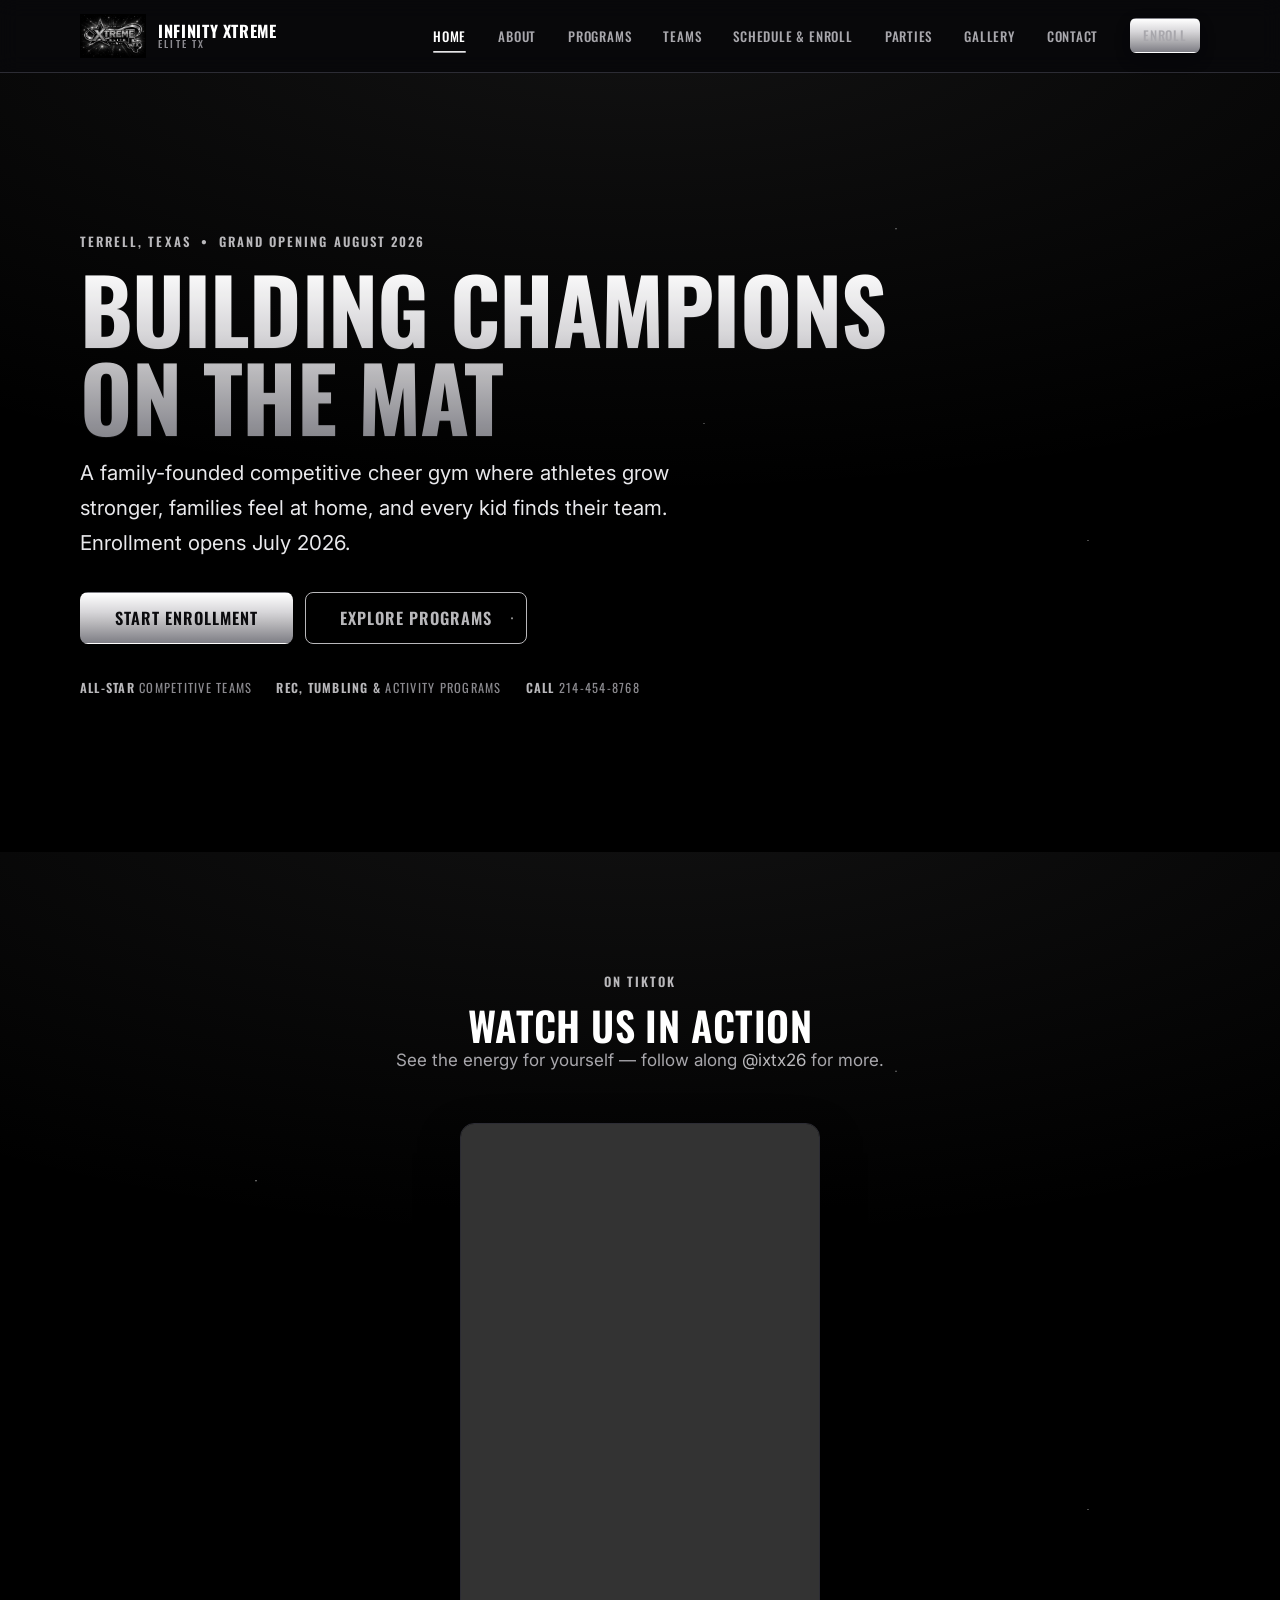
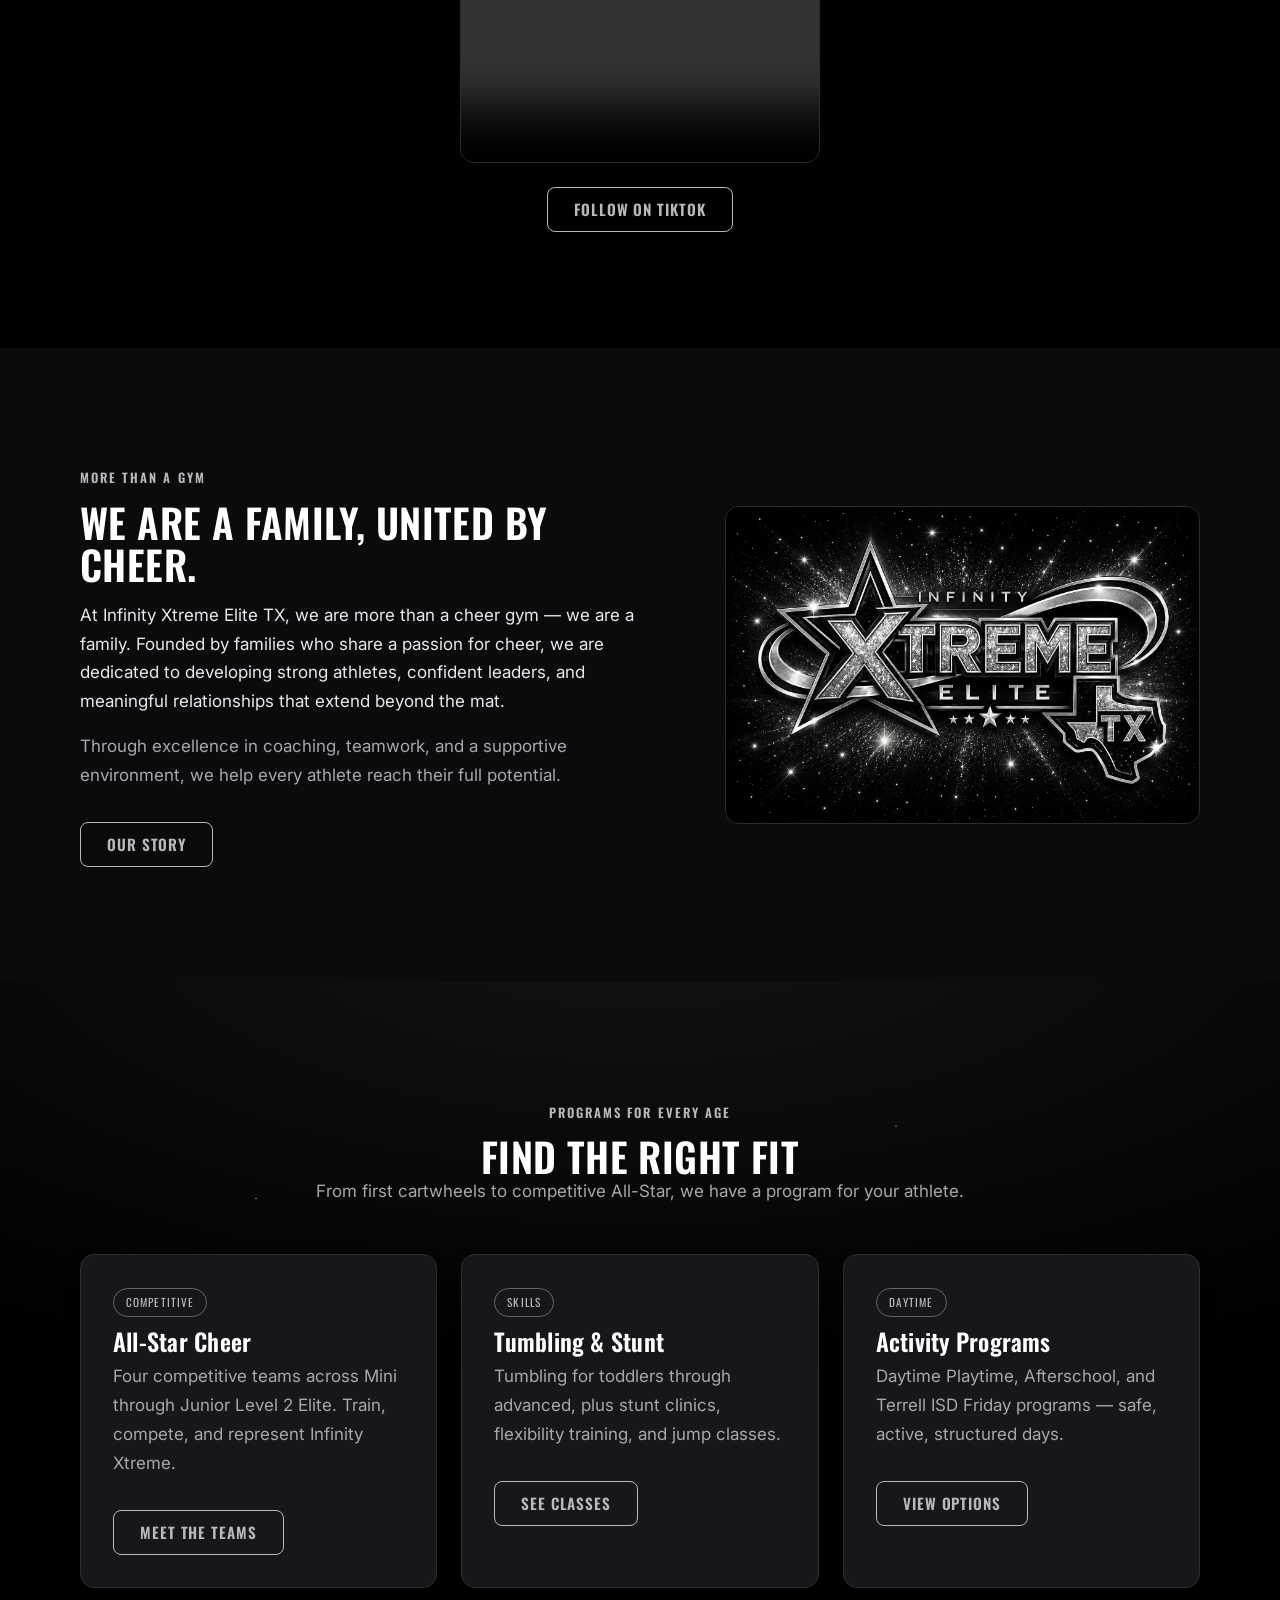
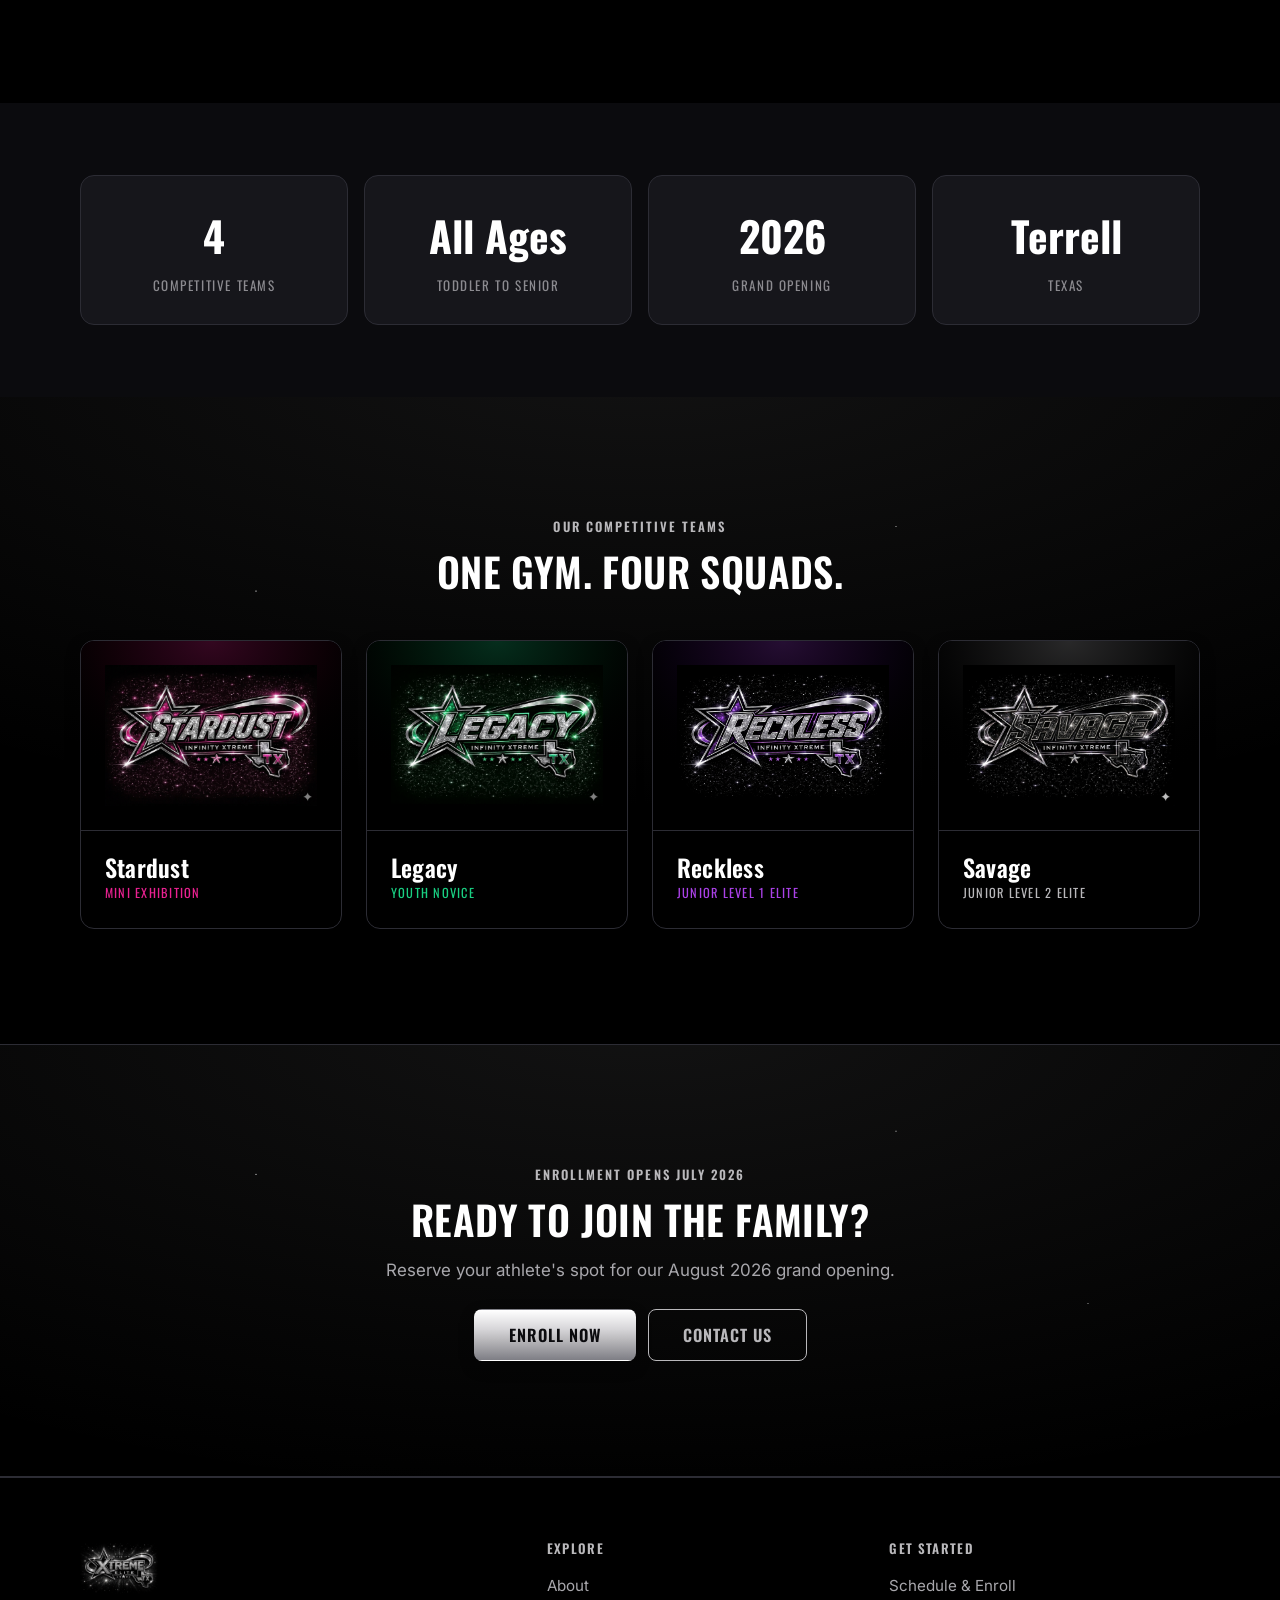
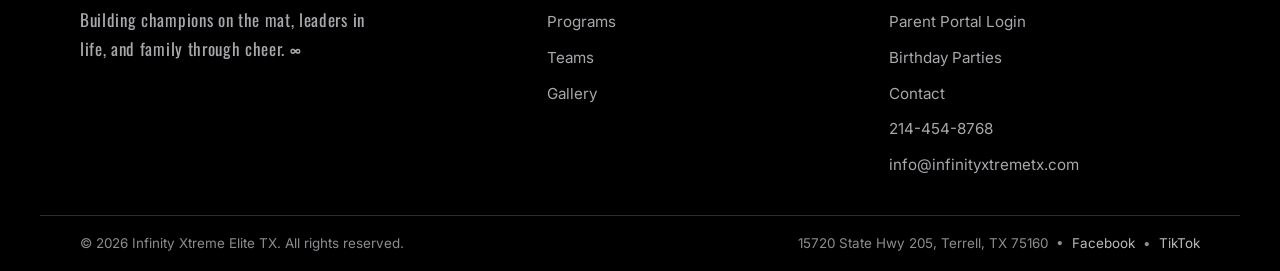
<file: index.html>
<!DOCTYPE html>
<html lang="en">
<head>
  <meta charset="UTF-8" />
  <meta name="viewport" content="width=device-width, initial-scale=1" />
  <title>Infinity Xtreme Elite TX | Competitive Cheer Gym in Terrell, TX</title>
  <meta name="description" content="Infinity Xtreme Elite TX is a family-founded competitive cheer gym in Terrell, TX. All-Star and recreational cheer, tumbling, and activity programs. Grand opening August 2026." />
  <link rel="preconnect" href="https://fonts.googleapis.com" />
  <link rel="preconnect" href="https://fonts.gstatic.com" crossorigin />
  <link href="https://fonts.googleapis.com/css2?family=Oswald:wght@400;500;600;700&family=Inter:wght@400;500;600&display=swap" rel="stylesheet" />
  <link rel="stylesheet" href="assets/css/styles.css?v=20260723" />
  <link rel="icon" href="assets/logos/gym-main-logo.png" />
</head>
<body data-page="home">
  <!-- HEADER -->
  <header class="site-header">
    <div class="container nav">
      <a class="brand" href="index.html" aria-label="Infinity Xtreme Elite TX home">
        <img src="assets/logos/gym-main-logo.png" alt="Infinity Xtreme Elite TX logo" />
        <span class="brand-name">Infinity Xtreme<span>Elite TX</span></span>
      </a>
      <button class="nav-toggle" aria-label="Menu" aria-controls="nav-links" aria-expanded="false"><span></span><span></span><span></span></button>
      <nav class="nav-links" id="nav-links" aria-label="Primary">
        <a href="index.html" data-nav="home">Home</a>
        <a href="about.html" data-nav="about">About</a>
        <a href="programs.html" data-nav="programs">Programs</a>
        <a href="teams.html" data-nav="teams">Teams</a>
        <a href="schedule.html" data-nav="schedule">Schedule &amp; Enroll</a>
        <a href="parties.html" data-nav="parties">Parties</a>
        <a href="gallery.html" data-nav="gallery">Gallery</a>
        <a href="contact.html" data-nav="contact">Contact</a>
        <span class="nav-cta"><a class="btn btn--primary" href="https://app.jackrabbitclass.com/regv2.asp?id=558575" target="_blank" rel="noopener">Enroll</a></span>
      </nav>
    </div>
  </header>

  <main>
    <!-- HERO -->
    <section class="hero starfield">
      <div class="container">
        <div class="hero-inner">
          <span class="eyebrow">Terrell, Texas &nbsp;•&nbsp; Grand Opening August 2026</span>
          <h1 class="h-display chrome-text">Building Champions on the Mat</h1>
          <p class="lead">A family-founded competitive cheer gym where athletes grow stronger, families feel at home, and every kid finds their team. Enrollment opens July 2026.</p>
          <div class="btn-row">
            <a class="btn btn--primary btn--lg" href="https://app.jackrabbitclass.com/regv2.asp?id=558575" target="_blank" rel="noopener">Start Enrollment</a>
            <a class="btn btn--secondary btn--lg" href="programs.html">Explore Programs</a>
          </div>
          <div class="hero-meta">
            <span><strong>All-Star</strong> Competitive Teams</span>
            <span><strong>Rec, Tumbling &amp;</strong> Activity Programs</span>
            <span><strong>Call</strong> 214-454-8768</span>
          </div>
        </div>
      </div>
    </section>

    <!-- WATCH US IN ACTION (TikTok embed) -->
    <section class="section starfield">
      <div class="container">
        <div class="section-head center">
          <span class="eyebrow">On TikTok</span>
          <h2>Watch us in action</h2>
          <p class="muted">See the energy for yourself — follow along <a href="https://www.tiktok.com/@ixtx26" target="_blank" rel="noopener">@ixtx26</a> for more.</p>
        </div>
        <div class="video-embed">
          <video class="promo-video" src="assets/video/ixtx-promo.mp4" autoplay muted loop playsinline controls preload="metadata" aria-label="Infinity Xtreme Elite TX promo video"></video>
        </div>
        <div class="btn-row" style="justify-content: center;">
          <a class="btn btn--secondary" href="https://www.tiktok.com/@ixtx26" target="_blank" rel="noopener">Follow on TikTok</a>
        </div>
      </div>
    </section>

    <!-- INTRO / MISSION -->
    <section class="section">
      <div class="container split">
        <div>
          <span class="eyebrow">More Than a Gym</span>
          <h2>We are a family, united by cheer.</h2>
          <p class="mt-4">At Infinity Xtreme Elite TX, we are more than a cheer gym — we are a family. Founded by families who share a passion for cheer, we are dedicated to developing strong athletes, confident leaders, and meaningful relationships that extend beyond the mat.</p>
          <p class="mt-4 muted">Through excellence in coaching, teamwork, and a supportive environment, we help every athlete reach their full potential.</p>
          <div class="btn-row mt-6">
            <a class="btn btn--secondary" href="about.html">Our Story</a>
          </div>
        </div>
        <div class="split-media">
          <img src="assets/logos/gym-main-logo.png" alt="Infinity Xtreme Elite TX crest" />
        </div>
      </div>
    </section>

    <!-- PROGRAM SNAPSHOT -->
    <section class="section starfield">
      <div class="container">
        <div class="section-head center">
          <span class="eyebrow">Programs for Every Age</span>
          <h2>Find the right fit</h2>
          <p class="muted">From first cartwheels to competitive All-Star, we have a program for your athlete.</p>
        </div>
        <div class="grid grid-3">
          <article class="card">
            <span class="card-tag">Competitive</span>
            <h3>All-Star Cheer</h3>
            <p>Four competitive teams across Mini through Junior Level 2 Elite. Train, compete, and represent Infinity Xtreme.</p>
            <a class="btn btn--secondary mt-6" href="teams.html">Meet the Teams</a>
          </article>
          <article class="card">
            <span class="card-tag">Skills</span>
            <h3>Tumbling &amp; Stunt</h3>
            <p>Tumbling for toddlers through advanced, plus stunt clinics, flexibility training, and jump classes.</p>
            <a class="btn btn--secondary mt-6" href="programs.html">See Classes</a>
          </article>
          <article class="card">
            <span class="card-tag">Daytime</span>
            <h3>Activity Programs</h3>
            <p>Daytime Playtime, Afterschool, and Terrell ISD Friday programs — safe, active, structured days.</p>
            <a class="btn btn--secondary mt-6" href="programs.html">View Options</a>
          </article>
        </div>
      </div>
    </section>

    <!-- STATS -->
    <section class="section--tight">
      <div class="container">
        <div class="stats">
          <div class="stat"><b>4</b><span>Competitive Teams</span></div>
          <div class="stat"><b>All Ages</b><span>Toddler to Senior</span></div>
          <div class="stat"><b>2026</b><span>Grand Opening</span></div>
          <div class="stat"><b>Terrell</b><span>Texas</span></div>
        </div>
      </div>
    </section>

    <!-- TEAMS PREVIEW -->
    <section class="section starfield">
      <div class="container">
        <div class="section-head center">
          <span class="eyebrow">Our Competitive Teams</span>
          <h2>One gym. Four squads.</h2>
        </div>
        <div class="grid grid-4">
          <div class="team-card" style="--team: var(--stardust);">
            <div class="team-logo"><img src="assets/logos/team-stardust.png" alt="Stardust team logo" /></div>
            <div class="team-body"><h3>Stardust</h3><div class="team-div">Mini Exhibition</div></div>
          </div>
          <div class="team-card" style="--team: var(--legacy);">
            <div class="team-logo"><img src="assets/logos/team-legacy.png" alt="Legacy team logo" /></div>
            <div class="team-body"><h3>Legacy</h3><div class="team-div">Youth Novice</div></div>
          </div>
          <div class="team-card" style="--team: var(--reckless);">
            <div class="team-logo"><img src="assets/logos/team-reckless.png" alt="Reckless team logo" /></div>
            <div class="team-body"><h3>Reckless</h3><div class="team-div">Junior Level 1 Elite</div></div>
          </div>
          <div class="team-card" style="--team: var(--savage);">
            <div class="team-logo"><img src="assets/logos/team-savage.png" alt="Savage team logo" /></div>
            <div class="team-body"><h3>Savage</h3><div class="team-div">Junior Level 2 Elite</div></div>
          </div>
        </div>
      </div>
    </section>

    <!-- CTA BAND -->
    <section class="section cta-band starfield">
      <div class="container">
        <span class="eyebrow">Enrollment Opens July 2026</span>
        <h2>Ready to join the family?</h2>
        <p class="muted mt-4">Reserve your athlete's spot for our August 2026 grand opening.</p>
        <div class="btn-row">
          <a class="btn btn--primary btn--lg" href="https://app.jackrabbitclass.com/regv2.asp?id=558575" target="_blank" rel="noopener">Enroll Now</a>
          <a class="btn btn--secondary btn--lg" href="contact.html">Contact Us</a>
        </div>
      </div>
    </section>
  </main>

  <!-- FOOTER -->
  <footer class="site-footer">
    <div class="container footer-grid">
      <div class="footer-brand">
        <img src="assets/logos/gym-main-logo.png" alt="Infinity Xtreme Elite TX logo" />
        <p class="tagline">Building champions on the mat, leaders in life, and family through cheer. &#8734;</p>
      </div>
      <div class="footer-col">
        <h4>Explore</h4>
        <a href="about.html">About</a>
        <a href="programs.html">Programs</a>
        <a href="teams.html">Teams</a>
        <a href="gallery.html">Gallery</a>
      </div>
      <div class="footer-col">
        <h4>Get Started</h4>
        <a href="schedule.html">Schedule &amp; Enroll</a>
        <a href="https://app.jackrabbitclass.com/portal/ppLogin.asp?id=558575" target="_blank" rel="noopener">Parent Portal Login</a>
        <a href="parties.html">Birthday Parties</a>
        <a href="contact.html">Contact</a>
        <a href="tel:+12144548768">214-454-8768</a>
        <a href="mailto:info@infinityxtremetx.com">info@infinityxtremetx.com</a>
      </div>
    </div>
    <div class="container footer-bottom">
      <p>&copy; <span id="year">2026</span> Infinity Xtreme Elite TX. All rights reserved.</p>
      <p>15720 State Hwy 205, Terrell, TX 75160 &nbsp;•&nbsp; <a href="https://www.facebook.com/p/Infinity-Xtreme-Elite-TX-61590727559258" target="_blank" rel="noopener">Facebook</a> &nbsp;&#8226;&nbsp; <a href="https://www.tiktok.com/@ixtx26" target="_blank" rel="noopener">TikTok</a></p>
    </div>
  </footer>

  <script src="assets/js/main.js?v=20260719"></script>
</body>
</html>
</file>
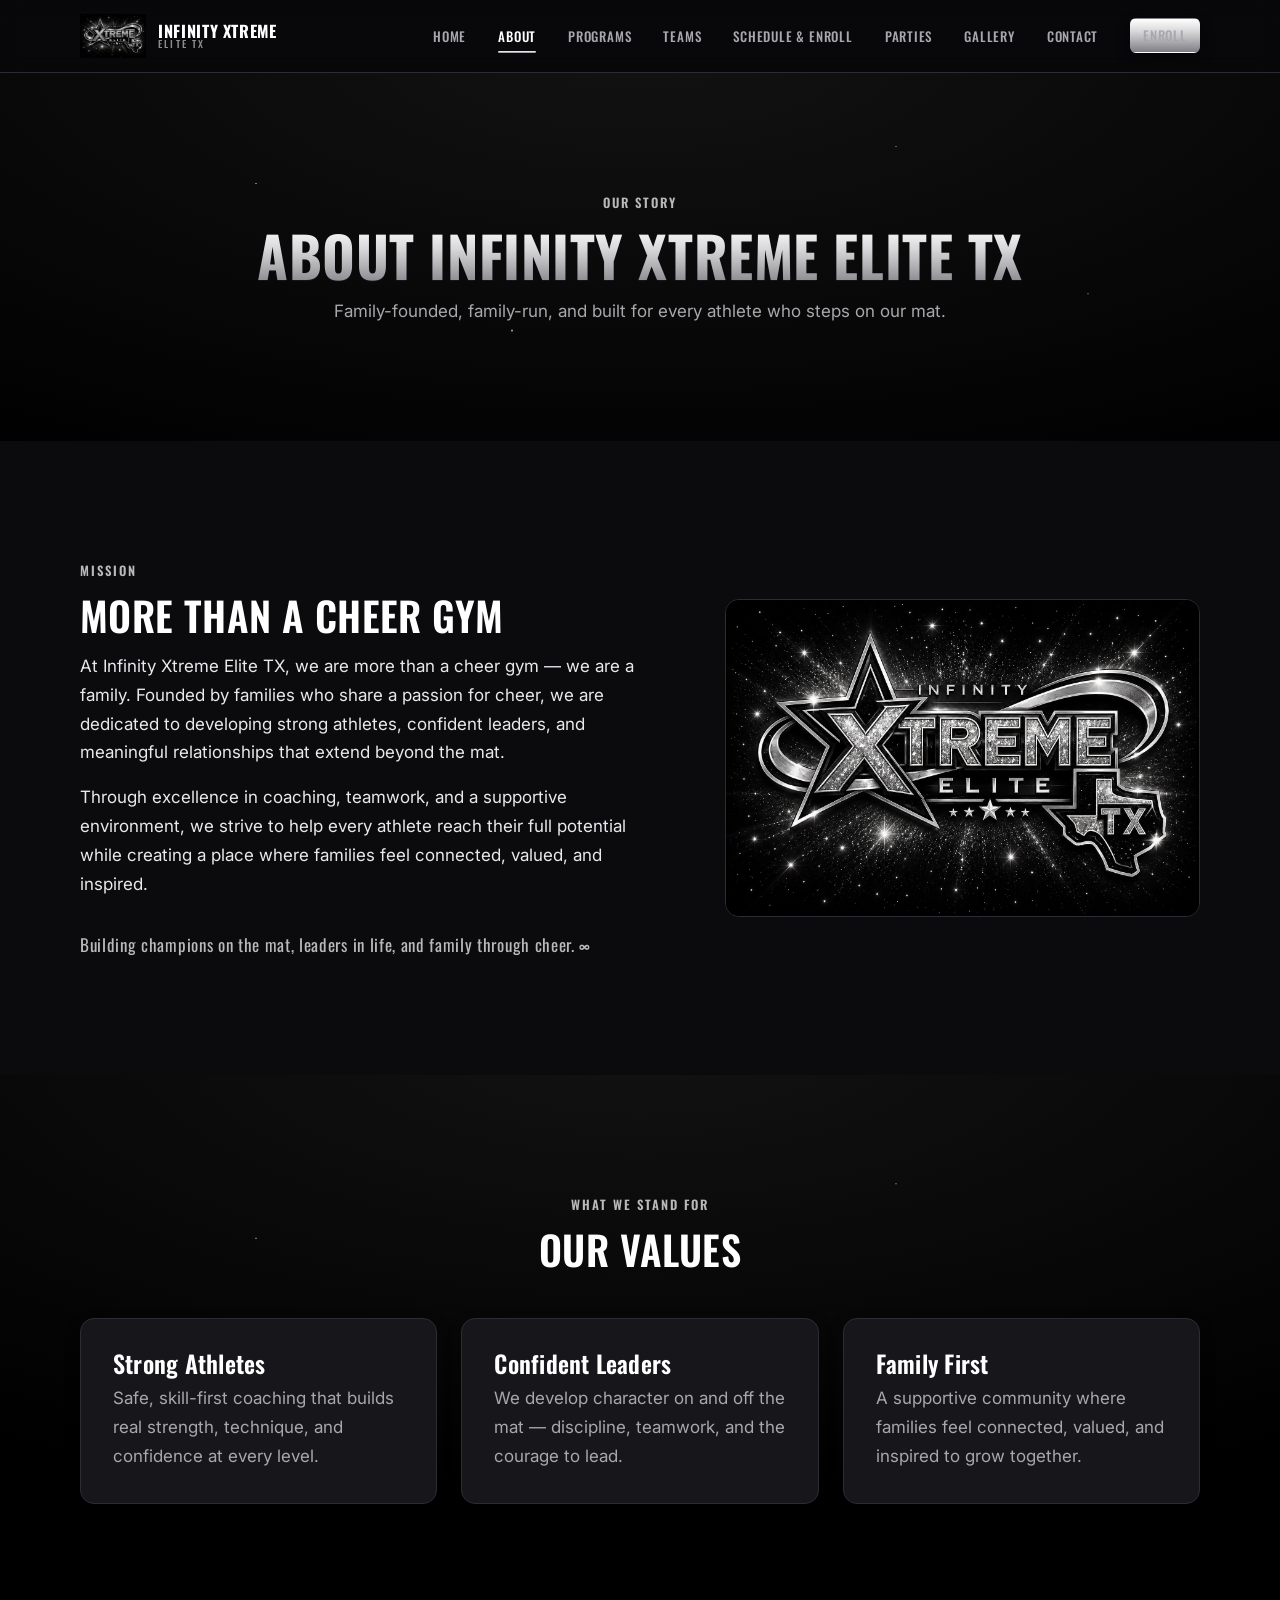
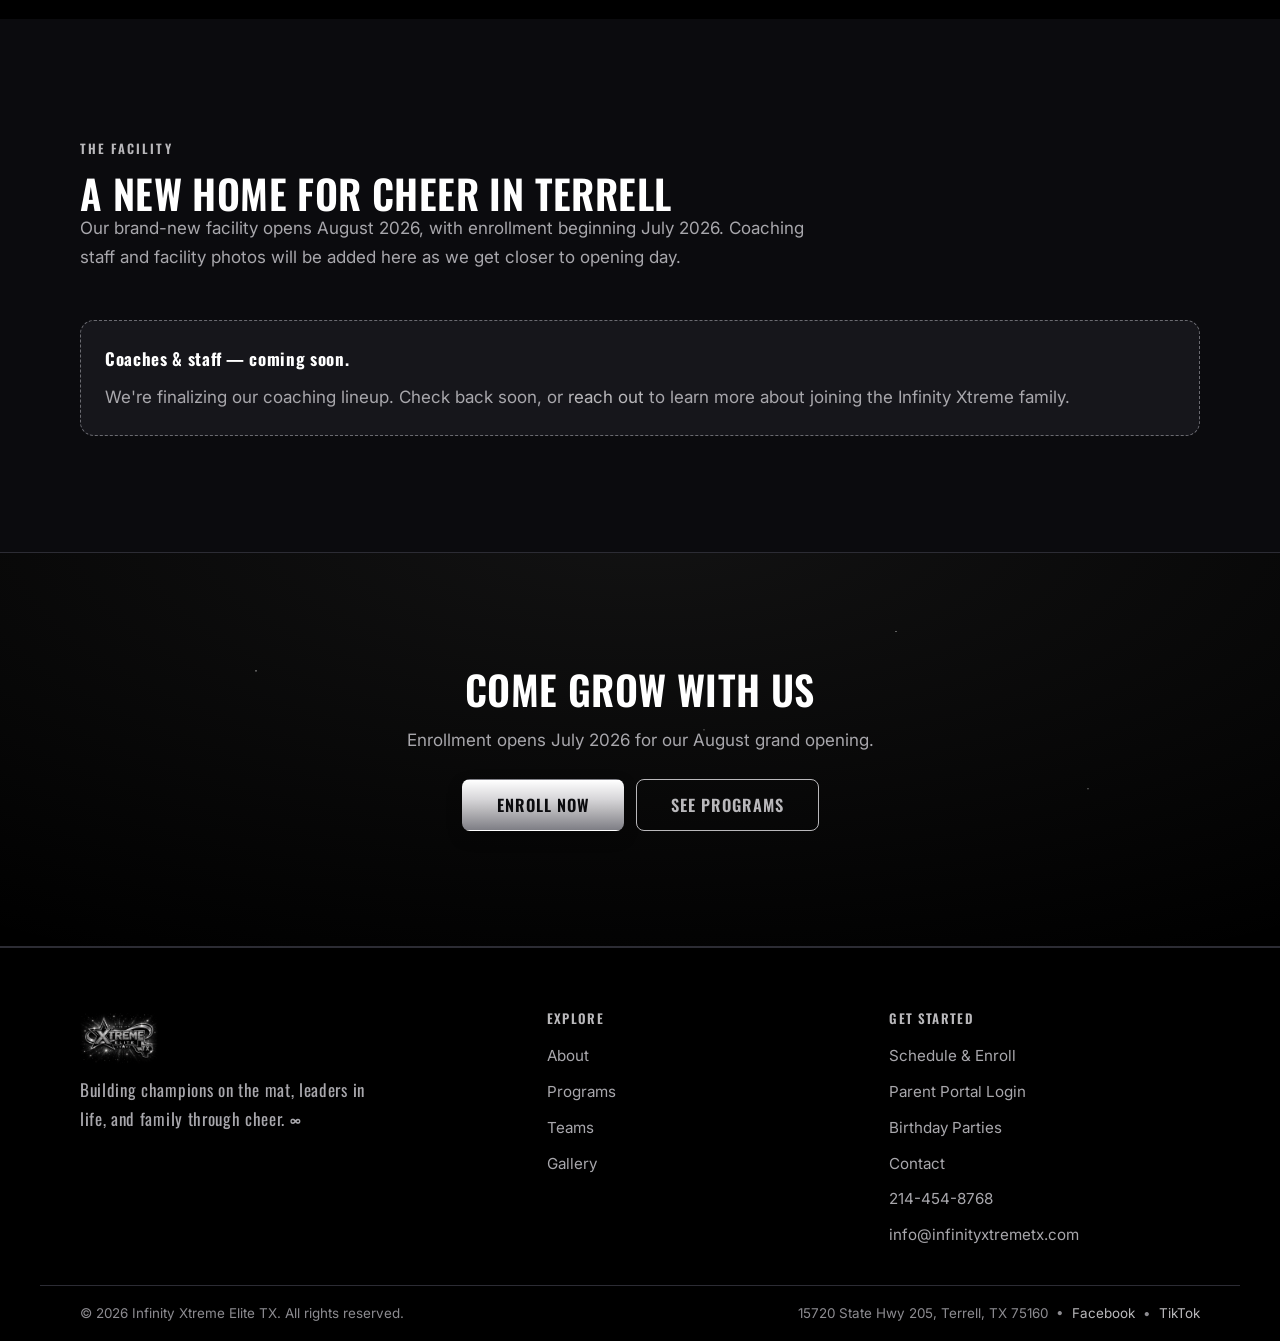
<file: about.html>
<!DOCTYPE html>
<html lang="en">
<head>
  <meta charset="UTF-8" />
  <meta name="viewport" content="width=device-width, initial-scale=1" />
  <title>About | Infinity Xtreme Elite TX</title>
  <meta name="description" content="Family-founded and family-run, Infinity Xtreme Elite TX develops strong athletes and confident leaders in Terrell, TX." />
  <link rel="preconnect" href="https://fonts.googleapis.com" />
  <link rel="preconnect" href="https://fonts.gstatic.com" crossorigin />
  <link href="https://fonts.googleapis.com/css2?family=Oswald:wght@400;500;600;700&family=Inter:wght@400;500;600&display=swap" rel="stylesheet" />
  <link rel="stylesheet" href="assets/css/styles.css?v=20260723" />
  <link rel="icon" href="assets/logos/gym-main-logo.png" />
</head>
<body data-page="about">
  <header class="site-header">
    <div class="container nav">
      <a class="brand" href="index.html" aria-label="Infinity Xtreme Elite TX home">
        <img src="assets/logos/gym-main-logo.png" alt="Infinity Xtreme Elite TX logo" />
        <span class="brand-name">Infinity Xtreme<span>Elite TX</span></span>
      </a>
      <button class="nav-toggle" aria-label="Menu" aria-controls="nav-links" aria-expanded="false"><span></span><span></span><span></span></button>
      <nav class="nav-links" id="nav-links" aria-label="Primary">
        <a href="index.html" data-nav="home">Home</a>
        <a href="about.html" data-nav="about">About</a>
        <a href="programs.html" data-nav="programs">Programs</a>
        <a href="teams.html" data-nav="teams">Teams</a>
        <a href="schedule.html" data-nav="schedule">Schedule &amp; Enroll</a>
        <a href="parties.html" data-nav="parties">Parties</a>
        <a href="gallery.html" data-nav="gallery">Gallery</a>
        <a href="contact.html" data-nav="contact">Contact</a>
        <span class="nav-cta"><a class="btn btn--primary" href="https://app.jackrabbitclass.com/regv2.asp?id=558575" target="_blank" rel="noopener">Enroll</a></span>
      </nav>
    </div>
  </header>

  <main>
    <section class="page-banner starfield">
      <div class="container">
        <span class="eyebrow">Our Story</span>
        <h1 class="chrome-text">About Infinity Xtreme Elite TX</h1>
        <p>Family-founded, family-run, and built for every athlete who steps on our mat.</p>
      </div>
    </section>

    <section class="section">
      <div class="container split">
        <div>
          <span class="eyebrow">Mission</span>
          <h2>More than a cheer gym</h2>
          <p class="mt-4">At Infinity Xtreme Elite TX, we are more than a cheer gym — we are a family. Founded by families who share a passion for cheer, we are dedicated to developing strong athletes, confident leaders, and meaningful relationships that extend beyond the mat.</p>
          <p class="mt-4">Through excellence in coaching, teamwork, and a supportive environment, we strive to help every athlete reach their full potential while creating a place where families feel connected, valued, and inspired.</p>
          <p class="tagline mt-6">Building champions on the mat, leaders in life, and family through cheer. &#8734;</p>
        </div>
        <div class="split-media">
          <img src="assets/logos/gym-main-logo.png" alt="Infinity Xtreme Elite TX crest" />
        </div>
      </div>
    </section>

    <section class="section starfield">
      <div class="container">
        <div class="section-head center">
          <span class="eyebrow">What We Stand For</span>
          <h2>Our values</h2>
        </div>
        <div class="grid grid-3">
          <article class="card"><h3>Strong Athletes</h3><p>Safe, skill-first coaching that builds real strength, technique, and confidence at every level.</p></article>
          <article class="card"><h3>Confident Leaders</h3><p>We develop character on and off the mat — discipline, teamwork, and the courage to lead.</p></article>
          <article class="card"><h3>Family First</h3><p>A supportive community where families feel connected, valued, and inspired to grow together.</p></article>
        </div>
      </div>
    </section>

    <section class="section">
      <div class="container">
        <div class="section-head">
          <span class="eyebrow">The Facility</span>
          <h2>A new home for cheer in Terrell</h2>
          <p class="muted">Our brand-new facility opens August 2026, with enrollment beginning July 2026. Coaching staff and facility photos will be added here as we get closer to opening day.</p>
        </div>
        <div class="notice">
          <strong>Coaches &amp; staff — coming soon.</strong>
          <p class="muted mt-2">We're finalizing our coaching lineup. Check back soon, or <a href="contact.html">reach out</a> to learn more about joining the Infinity Xtreme family.</p>
        </div>
      </div>
    </section>

    <section class="section cta-band starfield">
      <div class="container">
        <h2>Come grow with us</h2>
        <p class="muted mt-4">Enrollment opens July 2026 for our August grand opening.</p>
        <div class="btn-row"><a class="btn btn--primary btn--lg" href="https://app.jackrabbitclass.com/regv2.asp?id=558575" target="_blank" rel="noopener">Enroll Now</a><a class="btn btn--secondary btn--lg" href="programs.html">See Programs</a></div>
      </div>
    </section>
  </main>

  <footer class="site-footer">
    <div class="container footer-grid">
      <div class="footer-brand">
        <img src="assets/logos/gym-main-logo.png" alt="Infinity Xtreme Elite TX logo" />
        <p class="tagline">Building champions on the mat, leaders in life, and family through cheer. &#8734;</p>
      </div>
      <div class="footer-col"><h4>Explore</h4><a href="about.html">About</a><a href="programs.html">Programs</a><a href="teams.html">Teams</a><a href="gallery.html">Gallery</a></div>
      <div class="footer-col"><h4>Get Started</h4><a href="schedule.html">Schedule &amp; Enroll</a><a href="https://app.jackrabbitclass.com/portal/ppLogin.asp?id=558575" target="_blank" rel="noopener">Parent Portal Login</a><a href="parties.html">Birthday Parties</a><a href="contact.html">Contact</a><a href="tel:+12144548768">214-454-8768</a><a href="mailto:info@infinityxtremetx.com">info@infinityxtremetx.com</a></div>
    </div>
    <div class="container footer-bottom">
      <p>&copy; <span id="year">2026</span> Infinity Xtreme Elite TX. All rights reserved.</p>
      <p>15720 State Hwy 205, Terrell, TX 75160 &nbsp;•&nbsp; <a href="https://www.facebook.com/p/Infinity-Xtreme-Elite-TX-61590727559258" target="_blank" rel="noopener">Facebook</a> &nbsp;&#8226;&nbsp; <a href="https://www.tiktok.com/@ixtx26" target="_blank" rel="noopener">TikTok</a></p>
    </div>
  </footer>

  <script src="assets/js/main.js?v=20260719"></script>
</body>
</html>
</file>
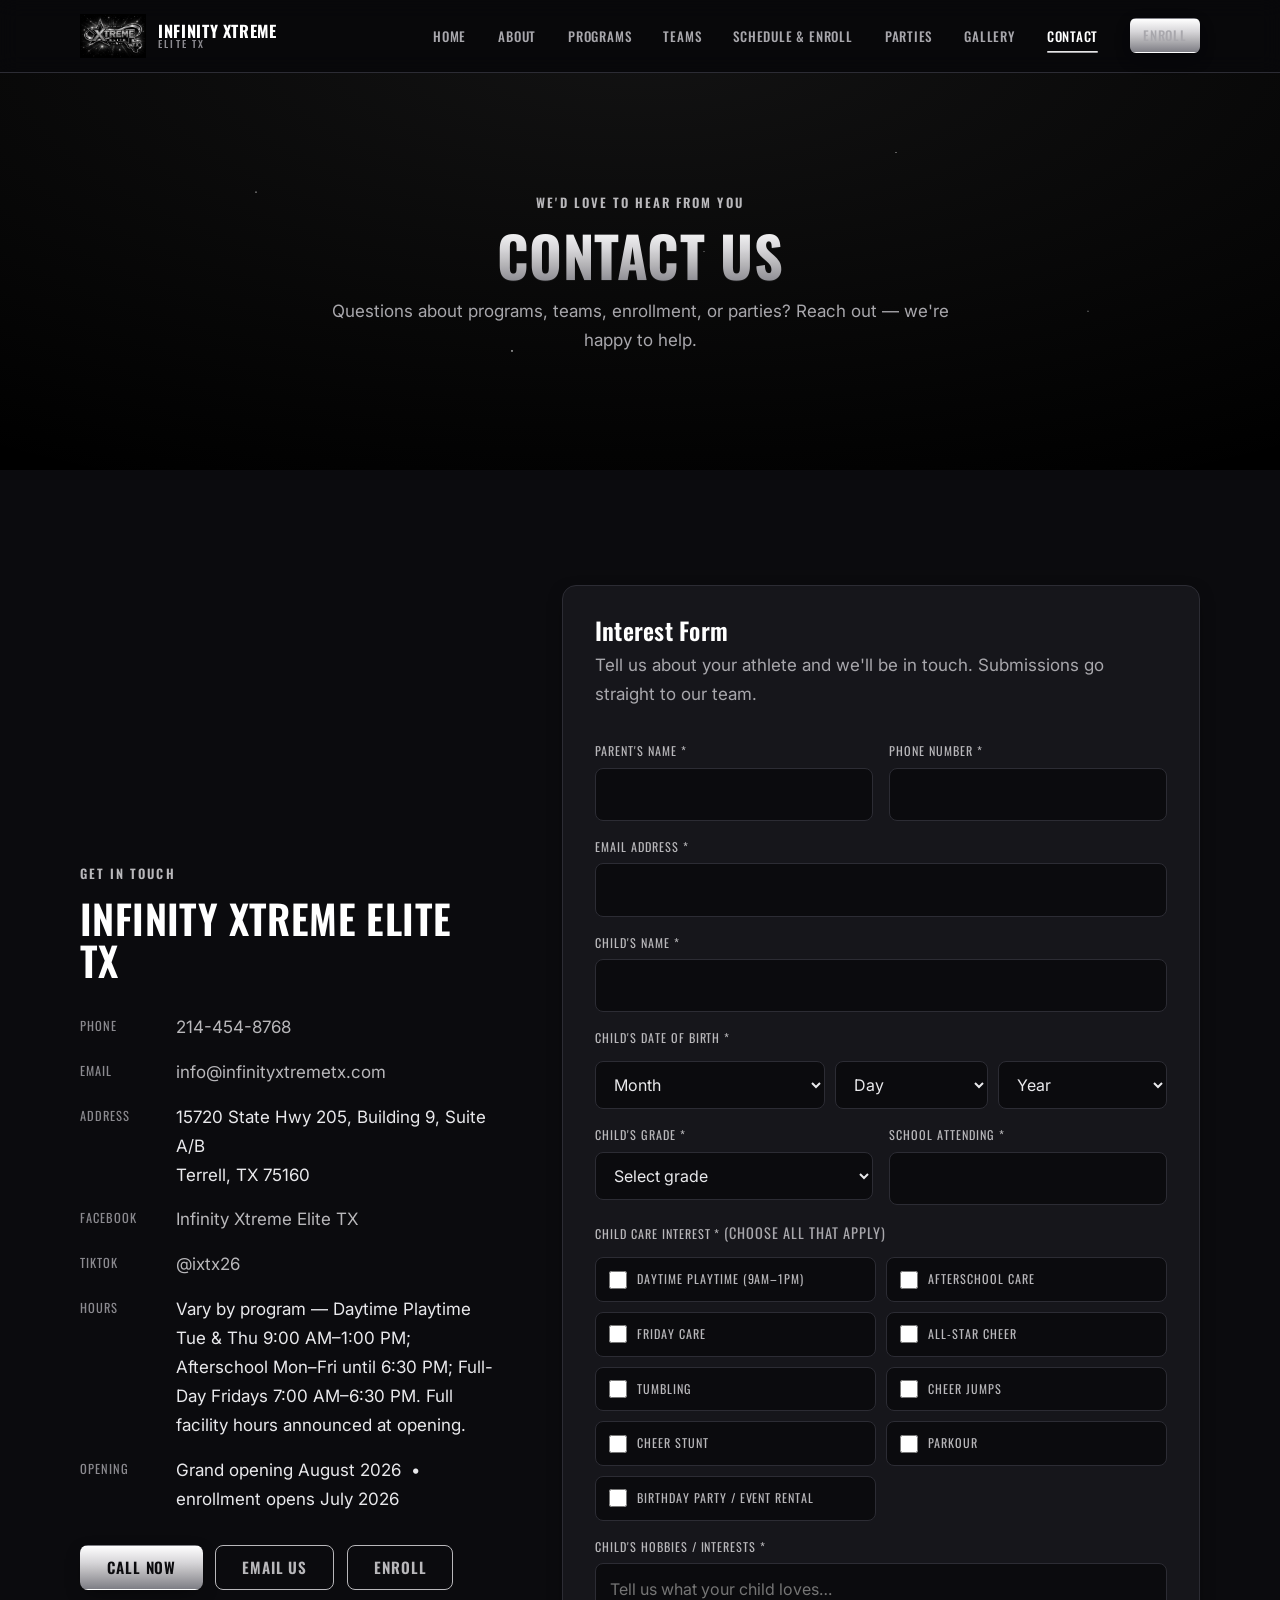
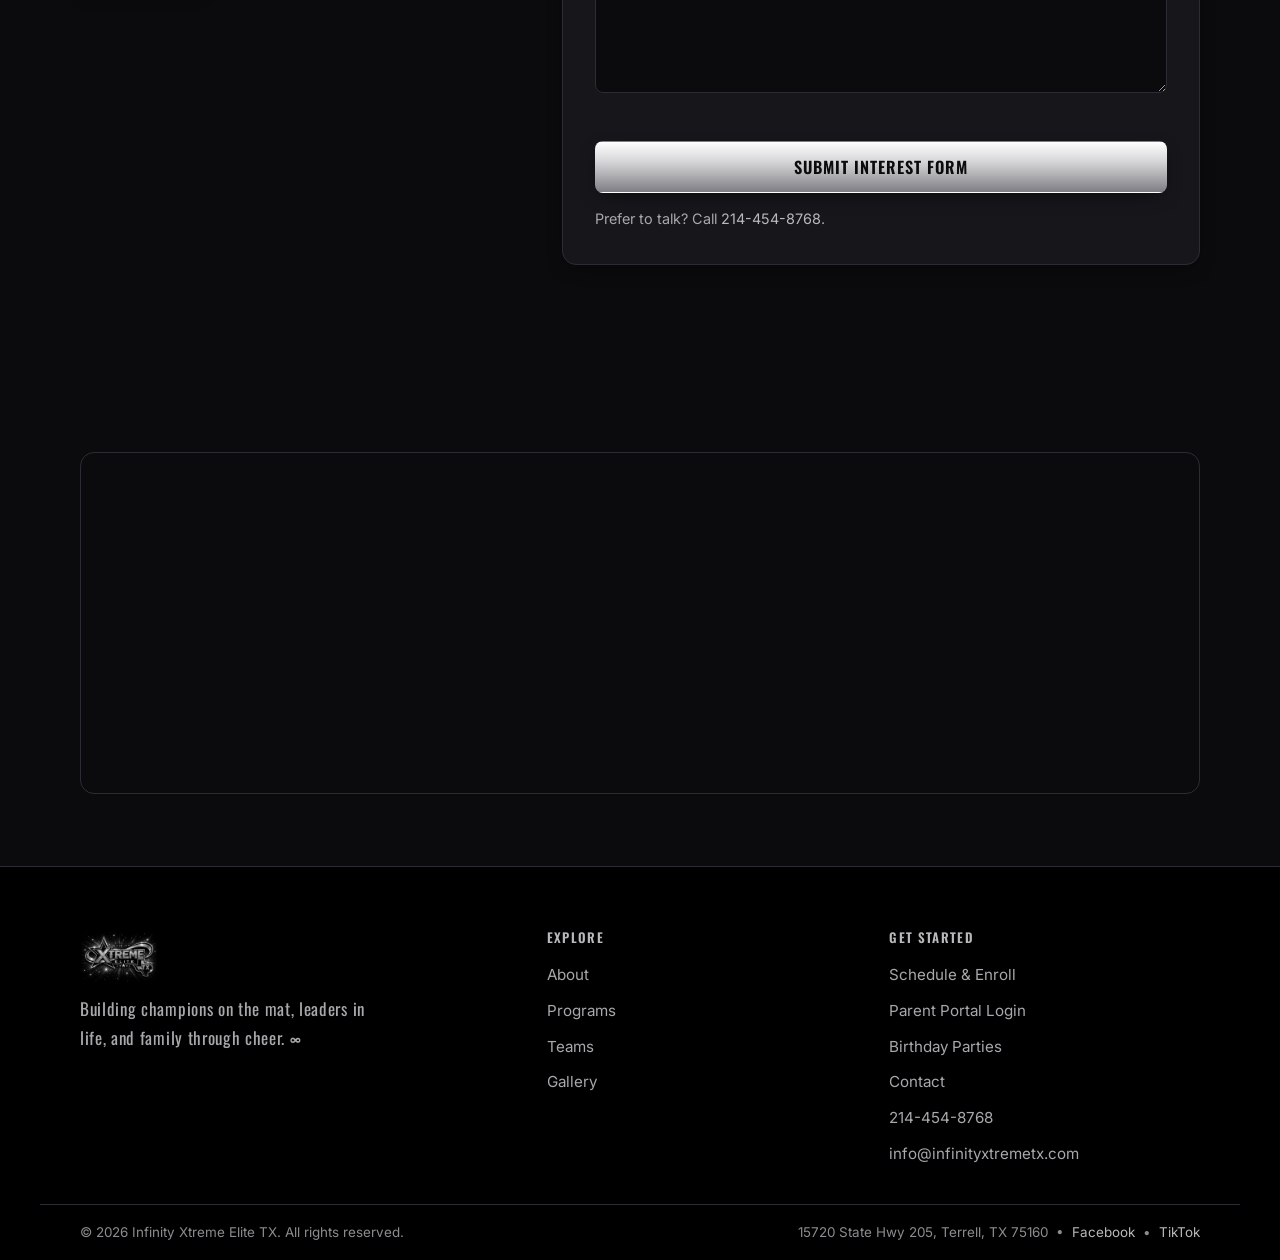
<file: contact.html>
<!DOCTYPE html>
<html lang="en">
<head>
  <meta charset="UTF-8" />
  <meta name="viewport" content="width=device-width, initial-scale=1" />
  <title>Contact | Infinity Xtreme Elite TX</title>
  <meta name="description" content="Contact Infinity Xtreme Elite TX in Terrell, TX. Call 214-454-8768 or send us a message about programs, teams, and enrollment." />
  <link rel="preconnect" href="https://fonts.googleapis.com" />
  <link rel="preconnect" href="https://fonts.gstatic.com" crossorigin />
  <link href="https://fonts.googleapis.com/css2?family=Oswald:wght@400;500;600;700&family=Inter:wght@400;500;600&display=swap" rel="stylesheet" />
  <link rel="stylesheet" href="assets/css/styles.css?v=20260723" />
  <link rel="icon" href="assets/logos/gym-main-logo.png" />
</head>
<body data-page="contact">
  <header class="site-header">
    <div class="container nav">
      <a class="brand" href="index.html" aria-label="Infinity Xtreme Elite TX home">
        <img src="assets/logos/gym-main-logo.png" alt="Infinity Xtreme Elite TX logo" />
        <span class="brand-name">Infinity Xtreme<span>Elite TX</span></span>
      </a>
      <button class="nav-toggle" aria-label="Menu" aria-controls="nav-links" aria-expanded="false"><span></span><span></span><span></span></button>
      <nav class="nav-links" id="nav-links" aria-label="Primary">
        <a href="index.html" data-nav="home">Home</a>
        <a href="about.html" data-nav="about">About</a>
        <a href="programs.html" data-nav="programs">Programs</a>
        <a href="teams.html" data-nav="teams">Teams</a>
        <a href="schedule.html" data-nav="schedule">Schedule &amp; Enroll</a>
        <a href="parties.html" data-nav="parties">Parties</a>
        <a href="gallery.html" data-nav="gallery">Gallery</a>
        <a href="contact.html" data-nav="contact">Contact</a>
        <span class="nav-cta"><a class="btn btn--primary" href="https://app.jackrabbitclass.com/regv2.asp?id=558575" target="_blank" rel="noopener">Enroll</a></span>
      </nav>
    </div>
  </header>

  <main>
    <section class="page-banner starfield">
      <div class="container">
        <span class="eyebrow">We'd Love to Hear From You</span>
        <h1 class="chrome-text">Contact Us</h1>
        <p>Questions about programs, teams, enrollment, or parties? Reach out — we're happy to help.</p>
      </div>
    </section>

    <section class="section">
      <div class="container split">
        <!-- CONTACT INFO -->
        <div>
          <span class="eyebrow">Get in Touch</span>
          <h2>Infinity Xtreme Elite TX</h2>
          <ul class="info-list mt-6">
            <li><span class="k">Phone</span><span class="v"><a href="tel:+12144548768">214-454-8768</a></span></li>
            <li><span class="k">Email</span><span class="v"><a href="mailto:info@infinityxtremetx.com">info@infinityxtremetx.com</a></span></li>
            <li><span class="k">Address</span><span class="v">15720 State Hwy 205, Building 9, Suite A/B<br />Terrell, TX 75160</span></li>
            <li><span class="k">Facebook</span><span class="v"><a href="https://www.facebook.com/p/Infinity-Xtreme-Elite-TX-61590727559258" target="_blank" rel="noopener">Infinity Xtreme Elite TX</a></span></li>
            <li><span class="k">TikTok</span><span class="v"><a href="https://www.tiktok.com/@ixtx26" target="_blank" rel="noopener">@ixtx26</a></span></li>
            <li><span class="k">Hours</span><span class="v">Vary by program — Daytime Playtime Tue &amp; Thu 9:00 AM–1:00 PM; Afterschool Mon–Fri until 6:30 PM; Full-Day Fridays 7:00 AM–6:30 PM. Full facility hours announced at opening.</span></li>
            <li><span class="k">Opening</span><span class="v">Grand opening August 2026 &nbsp;•&nbsp; enrollment opens July 2026</span></li>
          </ul>
          <div class="btn-row mt-6">
            <a class="btn btn--primary" href="tel:+12144548768">Call Now</a>
            <a class="btn btn--secondary" href="mailto:info@infinityxtremetx.com">Email Us</a>
            <a class="btn btn--secondary" href="https://app.jackrabbitclass.com/regv2.asp?id=558575" target="_blank" rel="noopener">Enroll</a>
          </div>
        </div>

        <!-- INTEREST FORM (posts to the gym's Google Form) -->
        <div>
          <div class="card">
            <h3>Interest Form</h3>
            <p class="muted">Tell us about your athlete and we'll be in touch. Submissions go straight to our team.</p>
            <div class="form-success" hidden>
              <h3>Thank you!</h3>
              <p class="muted">Your interest form was submitted — we'll reach out soon. Prefer to talk now? Call <a href="tel:+12144548768">214-454-8768</a>.</p>
            </div>
            <form class="interest-form form-grid mt-6"
                  action="https://docs.google.com/forms/d/e/1FAIpQLSeM7C0MjqFfxQXAeSHQumpap35fw2Q_wzcHkPrqSySXAMF7Ag/formResponse"
                  method="POST" target="ixtx_sink" aria-label="Child care interest form">
              <div class="field"><label for="p-name">Parent's Name <span class="req">*</span></label><input id="p-name" name="entry.1903632102" type="text" autocomplete="name" required /></div>
              <div class="field"><label for="p-phone">Phone Number <span class="req">*</span></label><input id="p-phone" name="entry.1098857518" type="tel" autocomplete="tel" required /></div>
              <div class="field full"><label for="p-email">Email Address <span class="req">*</span></label><input id="p-email" name="entry.2088446142" type="email" autocomplete="email" required /></div>
              <div class="field full"><label for="c-name">Child's Name <span class="req">*</span></label><input id="c-name" name="entry.134178174" type="text" required /></div>
              <div class="field full">
                <label>Child's Date of Birth <span class="req">*</span></label>
                <div class="dob-grid">
                  <select name="entry.1411289452_month" required aria-label="Birth month" data-dob="month"><option value="" disabled selected>Month</option></select>
                  <select name="entry.1411289452_day" required aria-label="Birth day" data-dob="day"><option value="" disabled selected>Day</option></select>
                  <select name="entry.1411289452_year" required aria-label="Birth year" data-dob="year"><option value="" disabled selected>Year</option></select>
                </div>
              </div>
              <div class="field"><label for="c-grade">Child's Grade <span class="req">*</span></label>
                <select id="c-grade" name="entry.339031264" required>
                  <option value="" disabled selected>Select grade</option>
                  <option>Not in school yet</option>
                  <option>Pre-K</option>
                  <option>Kindergarten</option>
                  <option>1st Grade</option>
                  <option>2nd Grade</option>
                  <option>3rd Grade</option>
                  <option>4th Grade</option>
                  <option>5th Grade</option>
                  <option>6th Grade</option>
                  <option>7th Grade</option>
                  <option>8th Grade</option>
                  <option>9th Grade</option>
                  <option>10th Grade</option>
                  <option>11th Grade</option>
                  <option>12th Grade</option>
                </select>
              </div>
              <div class="field"><label for="c-school">School Attending <span class="req">*</span></label><input id="c-school" name="entry.1338480700" type="text" required /></div>
              <div class="field full">
                <label>Child Care Interest <span class="req">*</span> <span class="small muted">(choose all that apply)</span></label>
                <div class="checkbox-grid">
                  <label class="checkbox-item"><input type="checkbox" name="entry.2140668153" value="Daytime Playtime (9am - 1pm)" /> Daytime Playtime (9am–1pm)</label>
                  <label class="checkbox-item"><input type="checkbox" name="entry.2140668153" value="Afterschool Care" /> Afterschool Care</label>
                  <label class="checkbox-item"><input type="checkbox" name="entry.2140668153" value="Friday Care" /> Friday Care</label>
                  <label class="checkbox-item"><input type="checkbox" name="entry.2140668153" value="All-Star Cheer" /> All-Star Cheer</label>
                  <label class="checkbox-item"><input type="checkbox" name="entry.2140668153" value="Tumbling" /> Tumbling</label>
                  <label class="checkbox-item"><input type="checkbox" name="entry.2140668153" value="Cheer Jumps" /> Cheer Jumps</label>
                  <label class="checkbox-item"><input type="checkbox" name="entry.2140668153" value="Cheer Stunt" /> Cheer Stunt</label>
                  <label class="checkbox-item"><input type="checkbox" name="entry.2140668153" value="Parkour" /> Parkour</label>
                  <label class="checkbox-item"><input type="checkbox" name="entry.2140668153" value="Birthday Party/Event Rental" /> Birthday Party / Event Rental</label>
                </div>
              </div>
              <div class="field full"><label for="c-hobbies">Child's Hobbies / Interests <span class="req">*</span></label><textarea id="c-hobbies" name="entry.543896961" required placeholder="Tell us what your child loves…"></textarea></div>
              <div class="field full"><p class="form-error" role="alert"></p></div>
              <div class="field full">
                <button class="btn btn--primary btn--lg" type="submit">Submit Interest Form</button>
                <p class="small mt-2">Prefer to talk? Call <a href="tel:+12144548768">214-454-8768</a>.</p>
              </div>
            </form>
          </div>
        </div>
      </div>
    </section>

    <!-- MAP -->
    <section class="section--tight">
      <div class="container">
        <div class="map-embed">
          <iframe
            title="Map to Infinity Xtreme Elite TX — 15720 State Hwy 205, Terrell, TX 75160"
            src="https://www.google.com/maps?q=15720+State+Hwy+205,+Terrell,+TX+75160&output=embed"
            loading="lazy" referrerpolicy="no-referrer-when-downgrade"></iframe>
        </div>
      </div>
    </section>
  </main>

  <footer class="site-footer">
    <div class="container footer-grid">
      <div class="footer-brand">
        <img src="assets/logos/gym-main-logo.png" alt="Infinity Xtreme Elite TX logo" />
        <p class="tagline">Building champions on the mat, leaders in life, and family through cheer. &#8734;</p>
      </div>
      <div class="footer-col"><h4>Explore</h4><a href="about.html">About</a><a href="programs.html">Programs</a><a href="teams.html">Teams</a><a href="gallery.html">Gallery</a></div>
      <div class="footer-col"><h4>Get Started</h4><a href="schedule.html">Schedule &amp; Enroll</a><a href="https://app.jackrabbitclass.com/portal/ppLogin.asp?id=558575" target="_blank" rel="noopener">Parent Portal Login</a><a href="parties.html">Birthday Parties</a><a href="contact.html">Contact</a><a href="tel:+12144548768">214-454-8768</a><a href="mailto:info@infinityxtremetx.com">info@infinityxtremetx.com</a></div>
    </div>
    <div class="container footer-bottom">
      <p>&copy; <span id="year">2026</span> Infinity Xtreme Elite TX. All rights reserved.</p>
      <p>15720 State Hwy 205, Terrell, TX 75160 &nbsp;•&nbsp; <a href="https://www.facebook.com/p/Infinity-Xtreme-Elite-TX-61590727559258" target="_blank" rel="noopener">Facebook</a> &nbsp;&#8226;&nbsp; <a href="https://www.tiktok.com/@ixtx26" target="_blank" rel="noopener">TikTok</a></p>
    </div>
  </footer>

  <script src="assets/js/main.js?v=20260719"></script>
  <script src="assets/js/interest-form.js?v=20260719"></script>
</body>
</html>
</file>
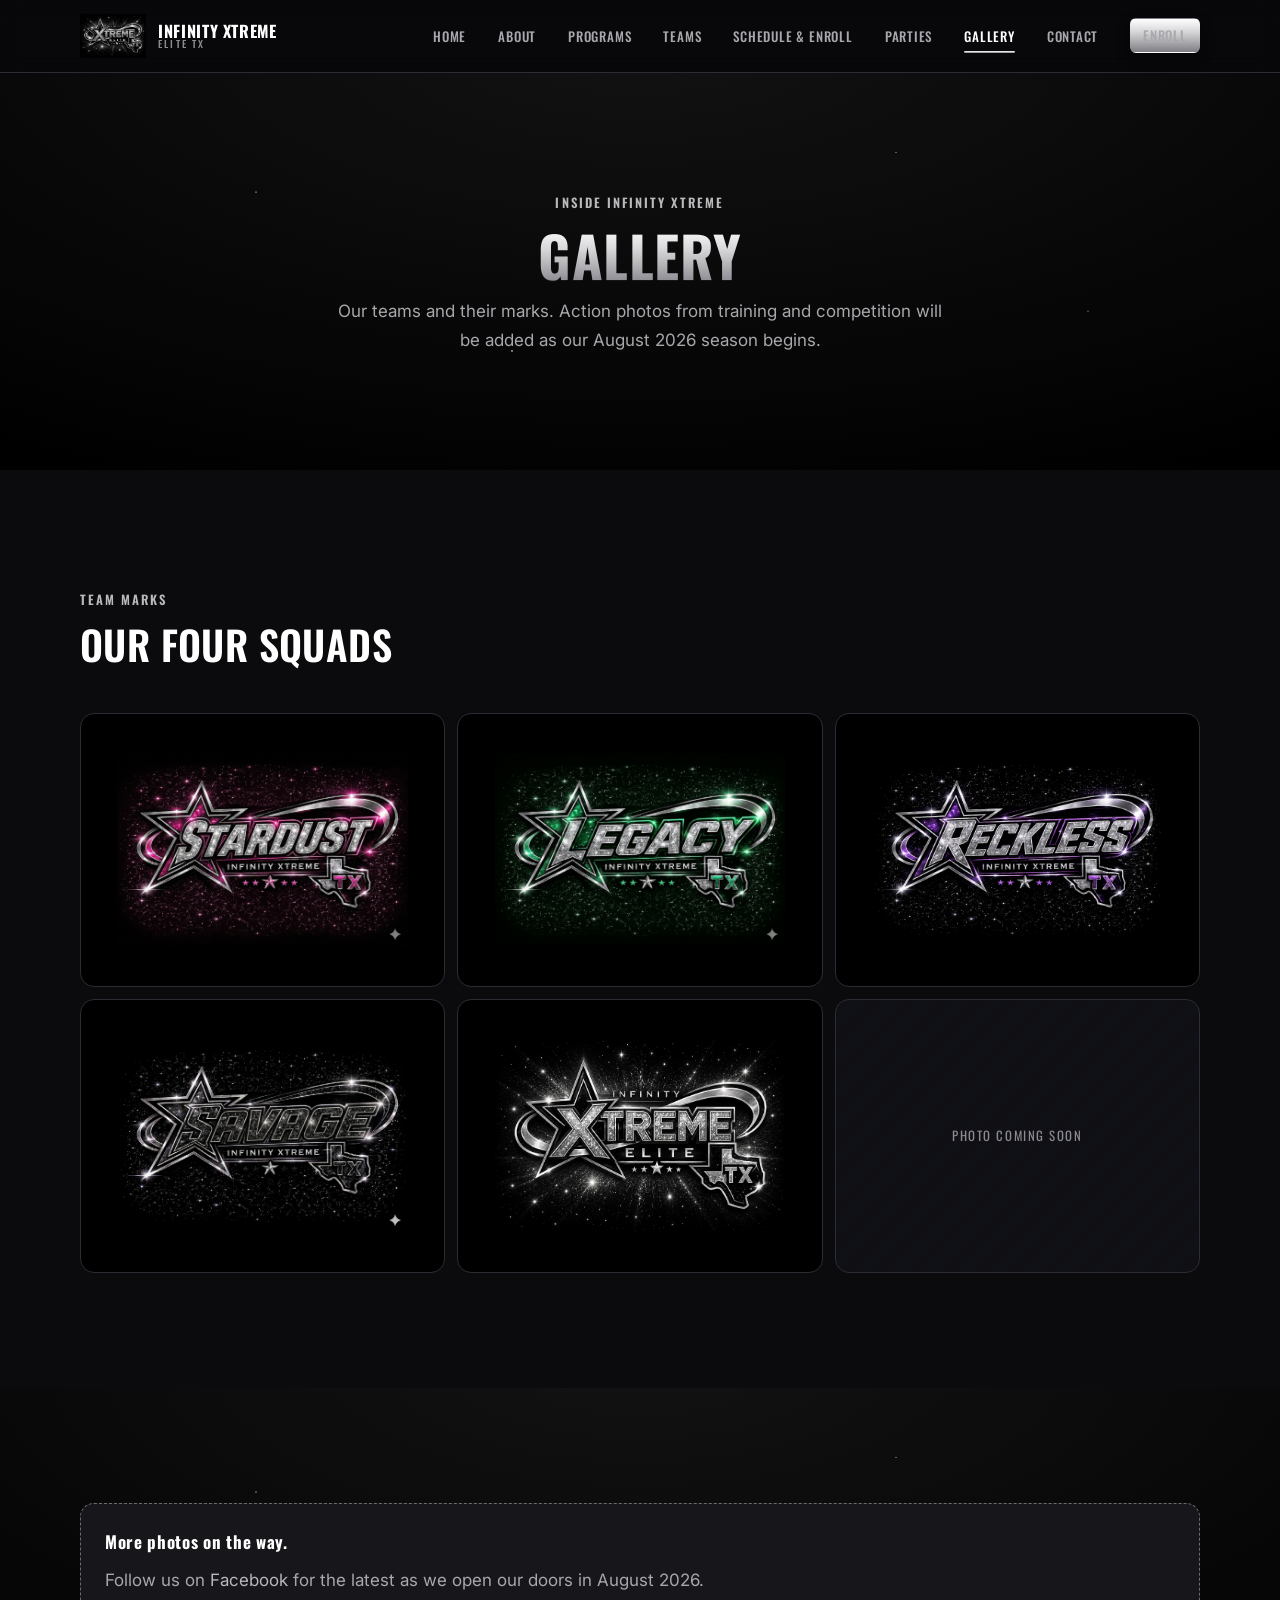
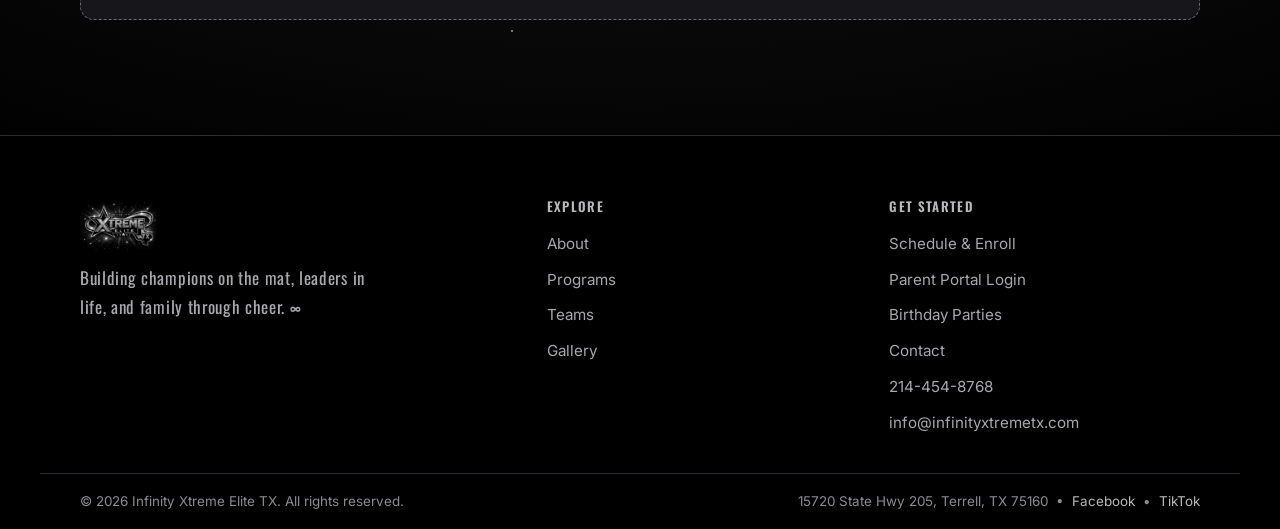
<file: gallery.html>
<!DOCTYPE html>
<html lang="en">
<head>
  <meta charset="UTF-8" />
  <meta name="viewport" content="width=device-width, initial-scale=1" />
  <title>Gallery | Infinity Xtreme Elite TX</title>
  <meta name="description" content="Photos from Infinity Xtreme Elite TX — teams, training, and events. More coming as we open in August 2026." />
  <link rel="preconnect" href="https://fonts.googleapis.com" />
  <link rel="preconnect" href="https://fonts.gstatic.com" crossorigin />
  <link href="https://fonts.googleapis.com/css2?family=Oswald:wght@400;500;600;700&family=Inter:wght@400;500;600&display=swap" rel="stylesheet" />
  <link rel="stylesheet" href="assets/css/styles.css?v=20260723" />
  <link rel="icon" href="assets/logos/gym-main-logo.png" />
</head>
<body data-page="gallery">
  <header class="site-header">
    <div class="container nav">
      <a class="brand" href="index.html" aria-label="Infinity Xtreme Elite TX home">
        <img src="assets/logos/gym-main-logo.png" alt="Infinity Xtreme Elite TX logo" />
        <span class="brand-name">Infinity Xtreme<span>Elite TX</span></span>
      </a>
      <button class="nav-toggle" aria-label="Menu" aria-controls="nav-links" aria-expanded="false"><span></span><span></span><span></span></button>
      <nav class="nav-links" id="nav-links" aria-label="Primary">
        <a href="index.html" data-nav="home">Home</a>
        <a href="about.html" data-nav="about">About</a>
        <a href="programs.html" data-nav="programs">Programs</a>
        <a href="teams.html" data-nav="teams">Teams</a>
        <a href="schedule.html" data-nav="schedule">Schedule &amp; Enroll</a>
        <a href="parties.html" data-nav="parties">Parties</a>
        <a href="gallery.html" data-nav="gallery">Gallery</a>
        <a href="contact.html" data-nav="contact">Contact</a>
        <span class="nav-cta"><a class="btn btn--primary" href="https://app.jackrabbitclass.com/regv2.asp?id=558575" target="_blank" rel="noopener">Enroll</a></span>
      </nav>
    </div>
  </header>

  <main>
    <section class="page-banner starfield">
      <div class="container">
        <span class="eyebrow">Inside Infinity Xtreme</span>
        <h1 class="chrome-text">Gallery</h1>
        <p>Our teams and their marks. Action photos from training and competition will be added as our August 2026 season begins.</p>
      </div>
    </section>

    <section class="section">
      <div class="container">
        <div class="section-head"><span class="eyebrow">Team Marks</span><h2>Our four squads</h2></div>
        <div class="gallery-grid">
          <figure class="gallery-item" style="--team: var(--stardust);"><img src="assets/logos/team-stardust.png" alt="Stardust team logo" /></figure>
          <figure class="gallery-item" style="--team: var(--legacy);"><img src="assets/logos/team-legacy.png" alt="Legacy team logo" /></figure>
          <figure class="gallery-item" style="--team: var(--reckless);"><img src="assets/logos/team-reckless.png" alt="Reckless team logo" /></figure>
          <figure class="gallery-item" style="--team: var(--savage);"><img src="assets/logos/team-savage.png" alt="Savage team logo" /></figure>
          <figure class="gallery-item"><img src="assets/logos/gym-main-logo.png" alt="Infinity Xtreme Elite TX main logo" /></figure>
          <figure class="gallery-item placeholder">Photo coming soon</figure>
        </div>
      </div>
    </section>

    <section class="section starfield">
      <div class="container">
        <div class="notice">
          <strong>More photos on the way.</strong>
          <p class="muted mt-2">Follow us on <a href="https://www.facebook.com/p/Infinity-Xtreme-Elite-TX-61590727559258" target="_blank" rel="noopener">Facebook</a> for the latest as we open our doors in August 2026.</p>
        </div>
      </div>
    </section>
  </main>

  <footer class="site-footer">
    <div class="container footer-grid">
      <div class="footer-brand">
        <img src="assets/logos/gym-main-logo.png" alt="Infinity Xtreme Elite TX logo" />
        <p class="tagline">Building champions on the mat, leaders in life, and family through cheer. &#8734;</p>
      </div>
      <div class="footer-col"><h4>Explore</h4><a href="about.html">About</a><a href="programs.html">Programs</a><a href="teams.html">Teams</a><a href="gallery.html">Gallery</a></div>
      <div class="footer-col"><h4>Get Started</h4><a href="schedule.html">Schedule &amp; Enroll</a><a href="https://app.jackrabbitclass.com/portal/ppLogin.asp?id=558575" target="_blank" rel="noopener">Parent Portal Login</a><a href="parties.html">Birthday Parties</a><a href="contact.html">Contact</a><a href="tel:+12144548768">214-454-8768</a><a href="mailto:info@infinityxtremetx.com">info@infinityxtremetx.com</a></div>
    </div>
    <div class="container footer-bottom">
      <p>&copy; <span id="year">2026</span> Infinity Xtreme Elite TX. All rights reserved.</p>
      <p>15720 State Hwy 205, Terrell, TX 75160 &nbsp;•&nbsp; <a href="https://www.facebook.com/p/Infinity-Xtreme-Elite-TX-61590727559258" target="_blank" rel="noopener">Facebook</a> &nbsp;&#8226;&nbsp; <a href="https://www.tiktok.com/@ixtx26" target="_blank" rel="noopener">TikTok</a></p>
    </div>
  </footer>

  <script src="assets/js/main.js?v=20260719"></script>
</body>
</html>
</file>
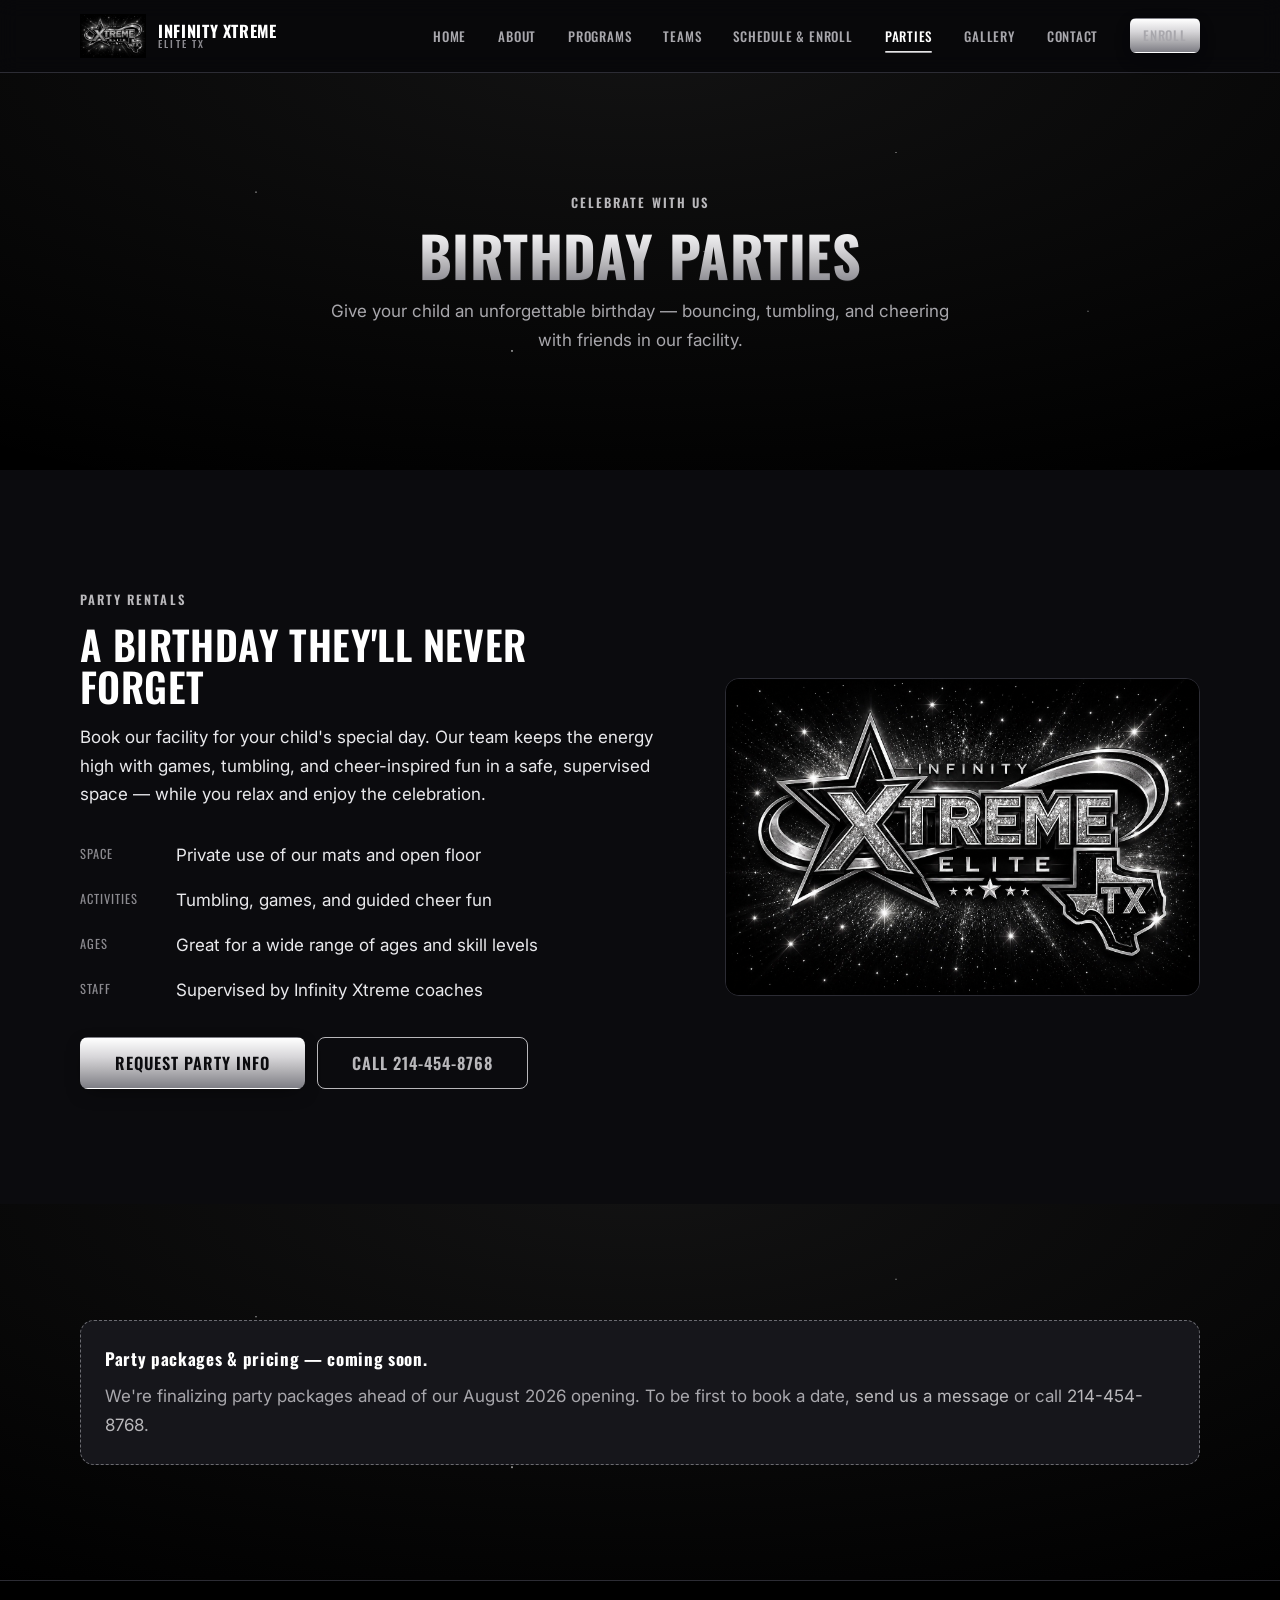
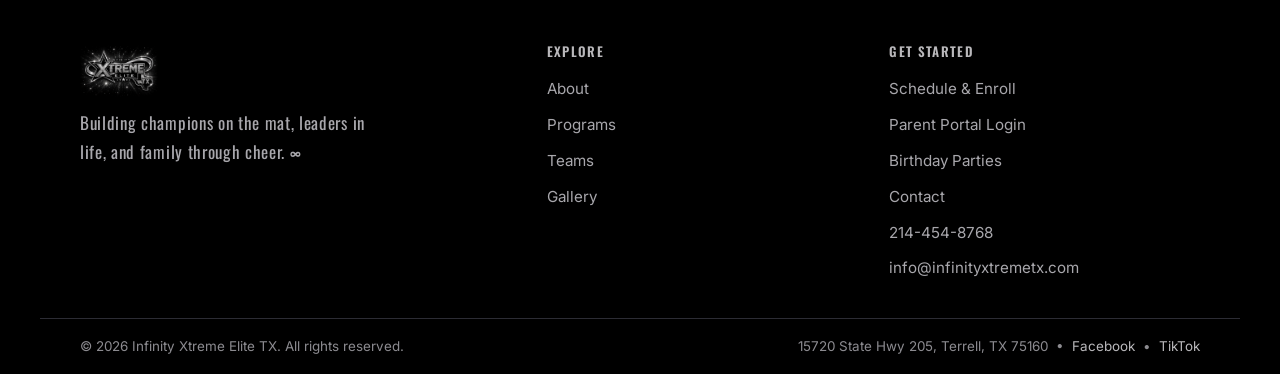
<file: parties.html>
<!DOCTYPE html>
<html lang="en">
<head>
  <meta charset="UTF-8" />
  <meta name="viewport" content="width=device-width, initial-scale=1" />
  <title>Birthday Parties | Infinity Xtreme Elite TX</title>
  <meta name="description" content="Book a birthday party at Infinity Xtreme Elite TX in Terrell, TX — tumbling, games, and cheer fun in our facility." />
  <link rel="preconnect" href="https://fonts.googleapis.com" />
  <link rel="preconnect" href="https://fonts.gstatic.com" crossorigin />
  <link href="https://fonts.googleapis.com/css2?family=Oswald:wght@400;500;600;700&family=Inter:wght@400;500;600&display=swap" rel="stylesheet" />
  <link rel="stylesheet" href="assets/css/styles.css?v=20260723" />
  <link rel="icon" href="assets/logos/gym-main-logo.png" />
</head>
<body data-page="parties">
  <header class="site-header">
    <div class="container nav">
      <a class="brand" href="index.html" aria-label="Infinity Xtreme Elite TX home">
        <img src="assets/logos/gym-main-logo.png" alt="Infinity Xtreme Elite TX logo" />
        <span class="brand-name">Infinity Xtreme<span>Elite TX</span></span>
      </a>
      <button class="nav-toggle" aria-label="Menu" aria-controls="nav-links" aria-expanded="false"><span></span><span></span><span></span></button>
      <nav class="nav-links" id="nav-links" aria-label="Primary">
        <a href="index.html" data-nav="home">Home</a>
        <a href="about.html" data-nav="about">About</a>
        <a href="programs.html" data-nav="programs">Programs</a>
        <a href="teams.html" data-nav="teams">Teams</a>
        <a href="schedule.html" data-nav="schedule">Schedule &amp; Enroll</a>
        <a href="parties.html" data-nav="parties">Parties</a>
        <a href="gallery.html" data-nav="gallery">Gallery</a>
        <a href="contact.html" data-nav="contact">Contact</a>
        <span class="nav-cta"><a class="btn btn--primary" href="https://app.jackrabbitclass.com/regv2.asp?id=558575" target="_blank" rel="noopener">Enroll</a></span>
      </nav>
    </div>
  </header>

  <main>
    <section class="page-banner starfield">
      <div class="container">
        <span class="eyebrow">Celebrate With Us</span>
        <h1 class="chrome-text">Birthday Parties</h1>
        <p>Give your child an unforgettable birthday — bouncing, tumbling, and cheering with friends in our facility.</p>
      </div>
    </section>

    <section class="section">
      <div class="container split">
        <div>
          <span class="eyebrow">Party Rentals</span>
          <h2>A birthday they'll never forget</h2>
          <p class="mt-4">Book our facility for your child's special day. Our team keeps the energy high with games, tumbling, and cheer-inspired fun in a safe, supervised space — while you relax and enjoy the celebration.</p>
          <ul class="info-list mt-6">
            <li><span class="k">Space</span><span class="v">Private use of our mats and open floor</span></li>
            <li><span class="k">Activities</span><span class="v">Tumbling, games, and guided cheer fun</span></li>
            <li><span class="k">Ages</span><span class="v">Great for a wide range of ages and skill levels</span></li>
            <li><span class="k">Staff</span><span class="v">Supervised by Infinity Xtreme coaches</span></li>
          </ul>
          <div class="btn-row mt-6">
            <a class="btn btn--primary btn--lg" href="contact.html">Request Party Info</a>
            <a class="btn btn--secondary btn--lg" href="tel:+12144548768">Call 214-454-8768</a>
          </div>
        </div>
        <div class="split-media">
          <img src="assets/logos/gym-main-logo.png" alt="Infinity Xtreme Elite TX crest" />
        </div>
      </div>
    </section>

    <section class="section starfield">
      <div class="container">
        <div class="notice">
          <strong>Party packages &amp; pricing — coming soon.</strong>
          <p class="muted mt-2">We're finalizing party packages ahead of our August 2026 opening. To be first to book a date, <a href="contact.html">send us a message</a> or call <a href="tel:+12144548768">214-454-8768</a>.</p>
        </div>
      </div>
    </section>
  </main>

  <footer class="site-footer">
    <div class="container footer-grid">
      <div class="footer-brand">
        <img src="assets/logos/gym-main-logo.png" alt="Infinity Xtreme Elite TX logo" />
        <p class="tagline">Building champions on the mat, leaders in life, and family through cheer. &#8734;</p>
      </div>
      <div class="footer-col"><h4>Explore</h4><a href="about.html">About</a><a href="programs.html">Programs</a><a href="teams.html">Teams</a><a href="gallery.html">Gallery</a></div>
      <div class="footer-col"><h4>Get Started</h4><a href="schedule.html">Schedule &amp; Enroll</a><a href="https://app.jackrabbitclass.com/portal/ppLogin.asp?id=558575" target="_blank" rel="noopener">Parent Portal Login</a><a href="parties.html">Birthday Parties</a><a href="contact.html">Contact</a><a href="tel:+12144548768">214-454-8768</a><a href="mailto:info@infinityxtremetx.com">info@infinityxtremetx.com</a></div>
    </div>
    <div class="container footer-bottom">
      <p>&copy; <span id="year">2026</span> Infinity Xtreme Elite TX. All rights reserved.</p>
      <p>15720 State Hwy 205, Terrell, TX 75160 &nbsp;•&nbsp; <a href="https://www.facebook.com/p/Infinity-Xtreme-Elite-TX-61590727559258" target="_blank" rel="noopener">Facebook</a> &nbsp;&#8226;&nbsp; <a href="https://www.tiktok.com/@ixtx26" target="_blank" rel="noopener">TikTok</a></p>
    </div>
  </footer>

  <script src="assets/js/main.js?v=20260719"></script>
</body>
</html>
</file>
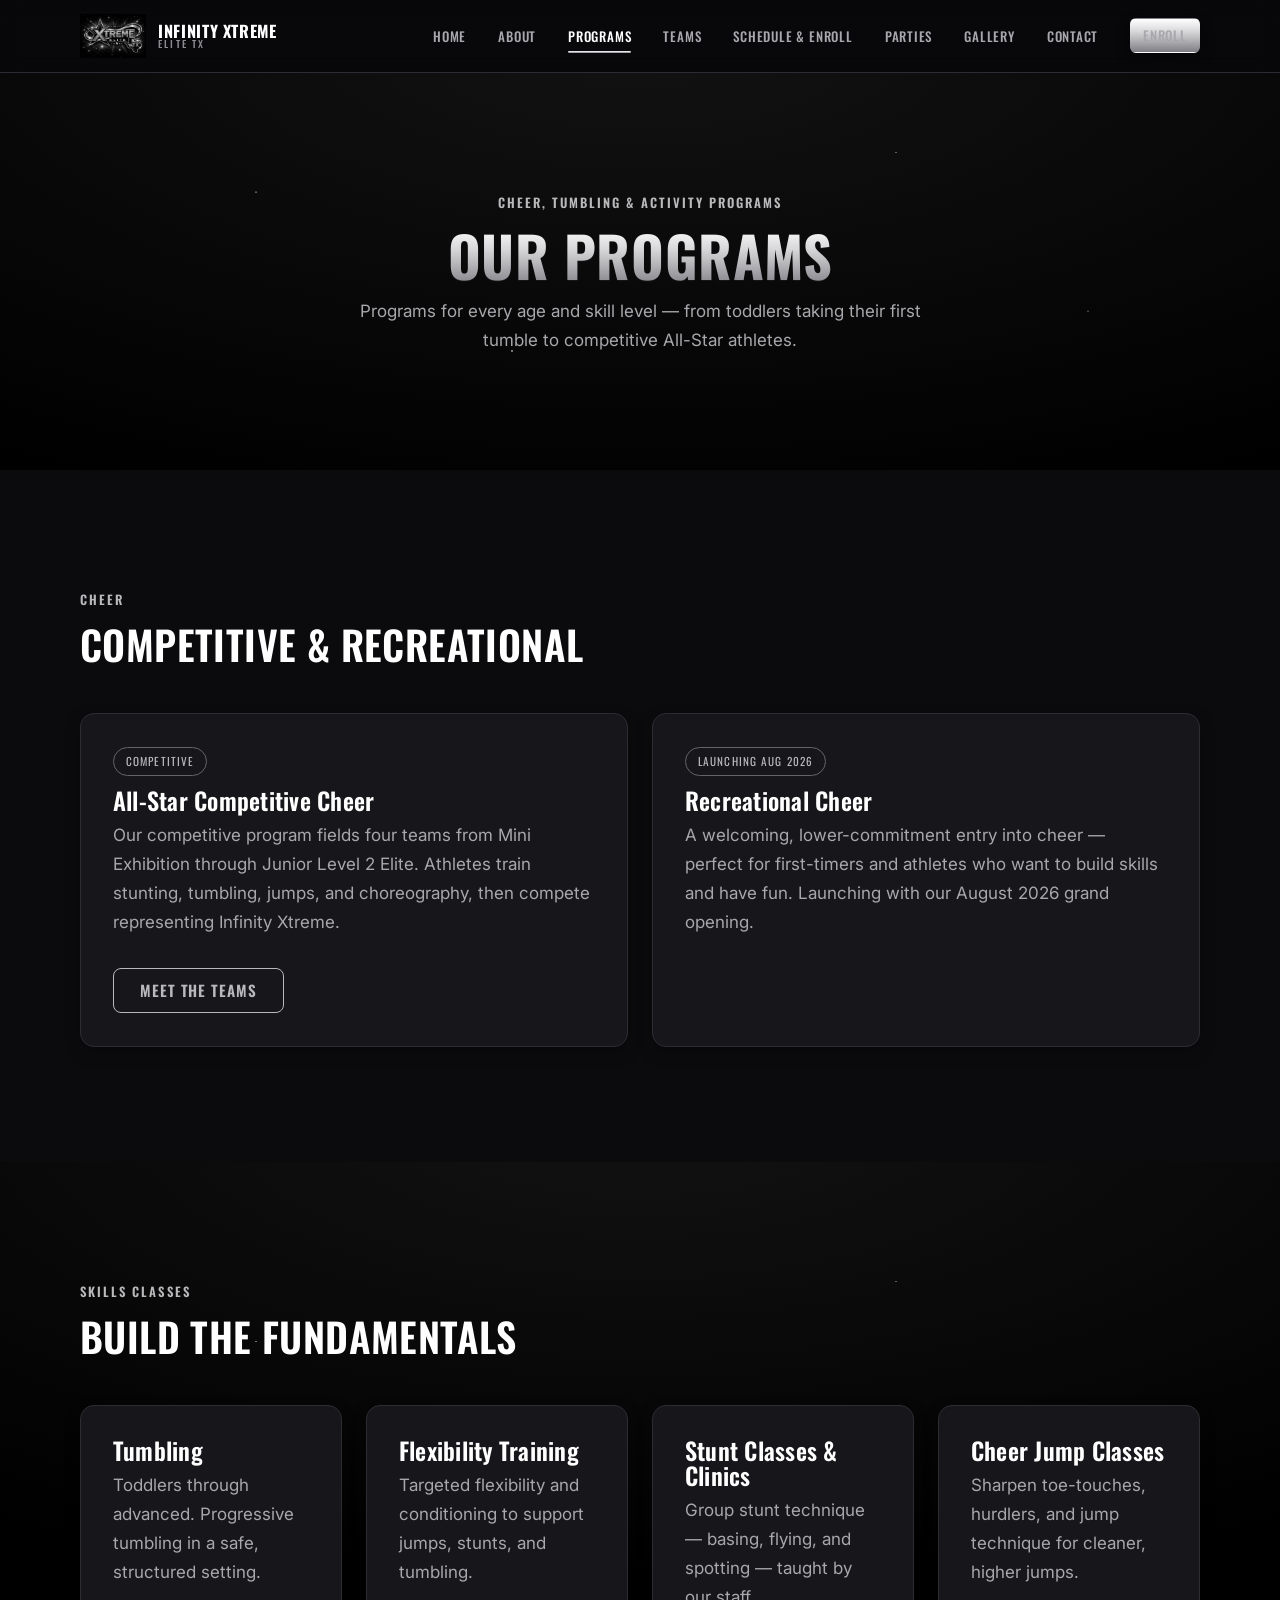
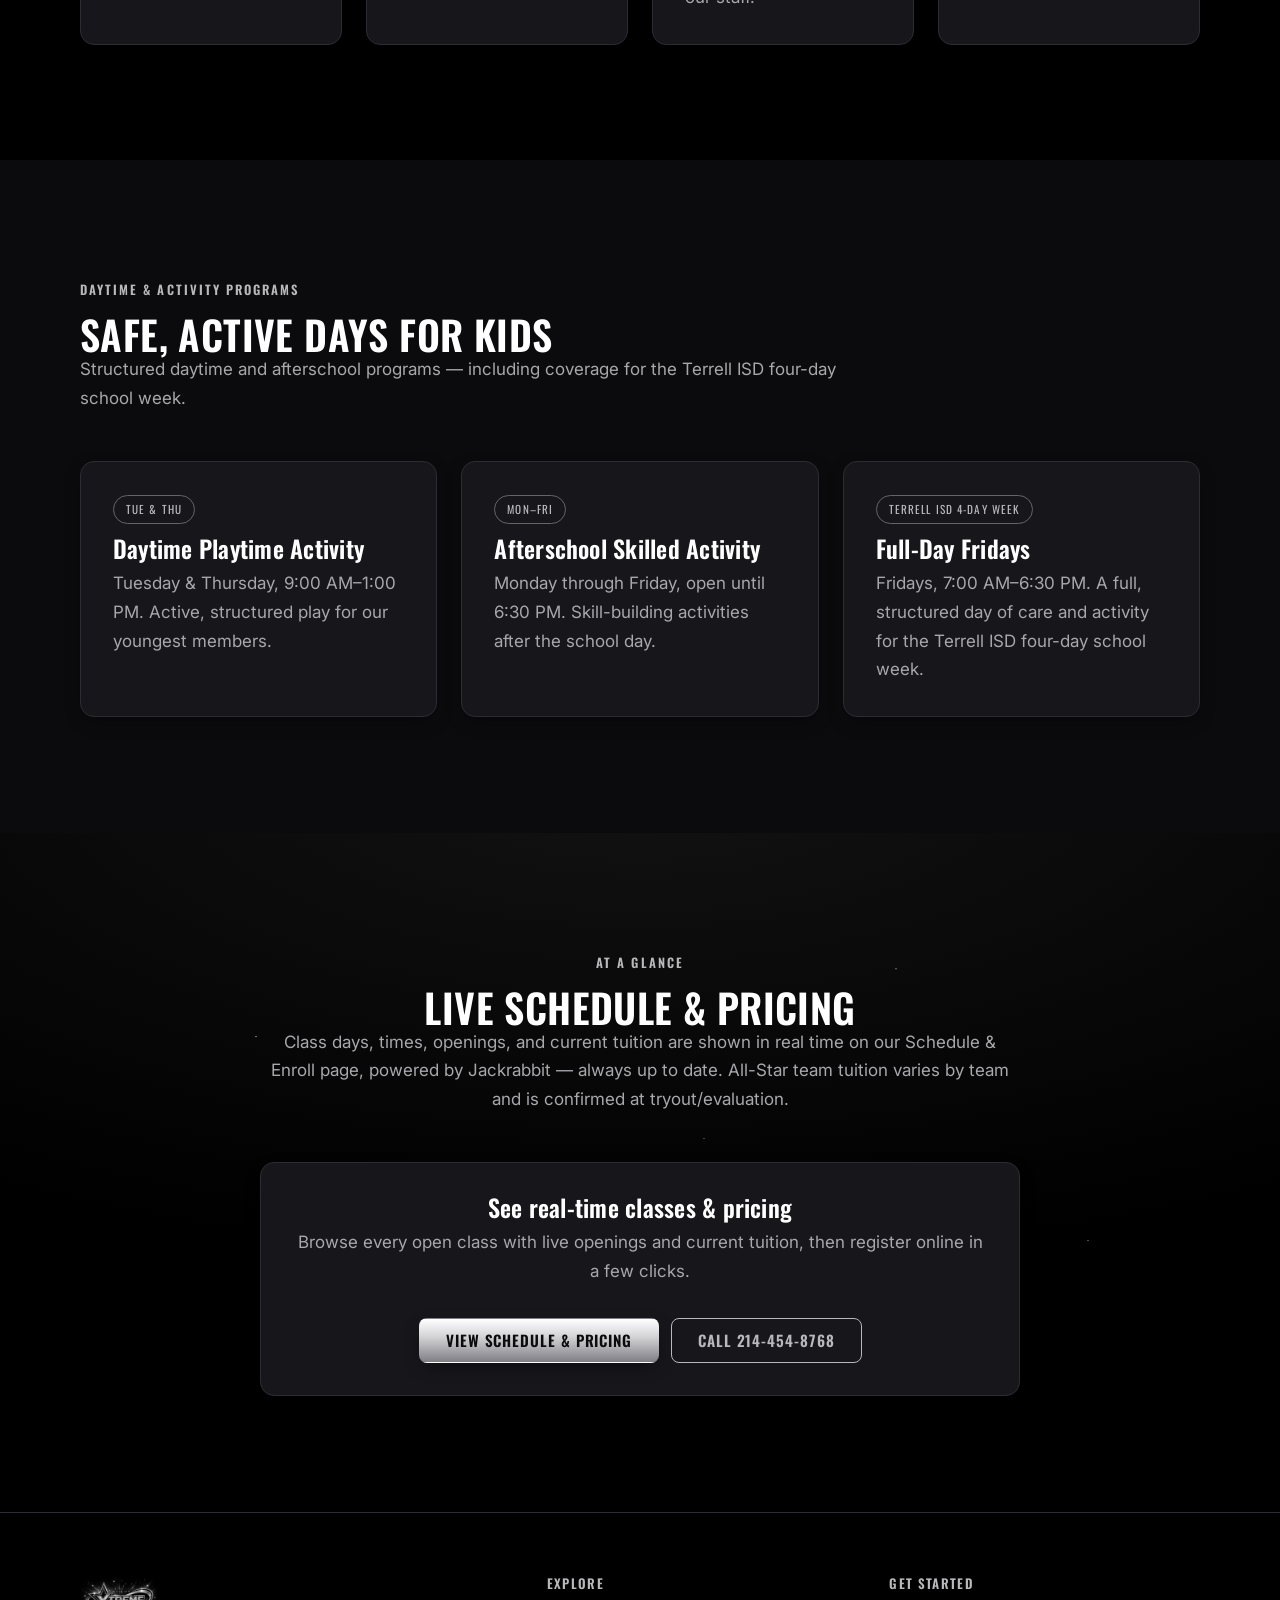
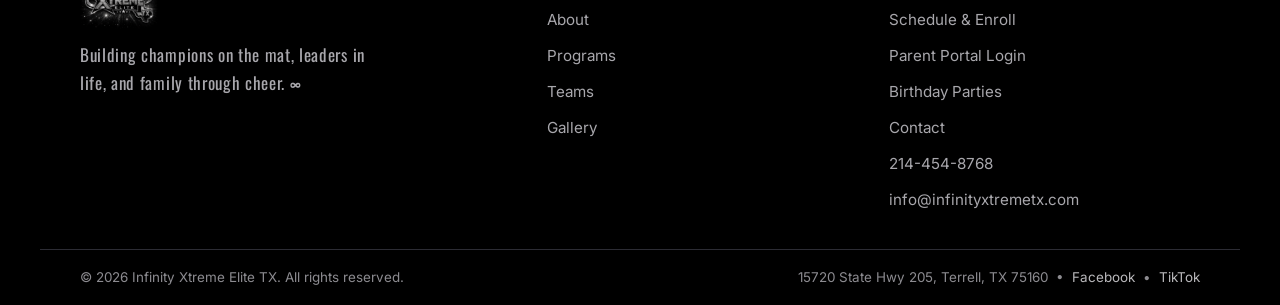
<file: programs.html>
<!DOCTYPE html>
<html lang="en">
<head>
  <meta charset="UTF-8" />
  <meta name="viewport" content="width=device-width, initial-scale=1" />
  <title>Programs | Infinity Xtreme Elite TX</title>
  <meta name="description" content="All-Star and recreational cheer, tumbling, stunt, flexibility, jump classes, and daytime activity programs at Infinity Xtreme Elite TX in Terrell, TX." />
  <link rel="preconnect" href="https://fonts.googleapis.com" />
  <link rel="preconnect" href="https://fonts.gstatic.com" crossorigin />
  <link href="https://fonts.googleapis.com/css2?family=Oswald:wght@400;500;600;700&family=Inter:wght@400;500;600&display=swap" rel="stylesheet" />
  <link rel="stylesheet" href="assets/css/styles.css?v=20260723" />
  <link rel="icon" href="assets/logos/gym-main-logo.png" />
</head>
<body data-page="programs">
  <header class="site-header">
    <div class="container nav">
      <a class="brand" href="index.html" aria-label="Infinity Xtreme Elite TX home">
        <img src="assets/logos/gym-main-logo.png" alt="Infinity Xtreme Elite TX logo" />
        <span class="brand-name">Infinity Xtreme<span>Elite TX</span></span>
      </a>
      <button class="nav-toggle" aria-label="Menu" aria-controls="nav-links" aria-expanded="false"><span></span><span></span><span></span></button>
      <nav class="nav-links" id="nav-links" aria-label="Primary">
        <a href="index.html" data-nav="home">Home</a>
        <a href="about.html" data-nav="about">About</a>
        <a href="programs.html" data-nav="programs">Programs</a>
        <a href="teams.html" data-nav="teams">Teams</a>
        <a href="schedule.html" data-nav="schedule">Schedule &amp; Enroll</a>
        <a href="parties.html" data-nav="parties">Parties</a>
        <a href="gallery.html" data-nav="gallery">Gallery</a>
        <a href="contact.html" data-nav="contact">Contact</a>
        <span class="nav-cta"><a class="btn btn--primary" href="https://app.jackrabbitclass.com/regv2.asp?id=558575" target="_blank" rel="noopener">Enroll</a></span>
      </nav>
    </div>
  </header>

  <main>
    <section class="page-banner starfield">
      <div class="container">
        <span class="eyebrow">Cheer, Tumbling &amp; Activity Programs</span>
        <h1 class="chrome-text">Our Programs</h1>
        <p>Programs for every age and skill level — from toddlers taking their first tumble to competitive All-Star athletes.</p>
      </div>
    </section>

    <!-- CHEER PROGRAMS -->
    <section class="section">
      <div class="container">
        <div class="section-head"><span class="eyebrow">Cheer</span><h2>Competitive &amp; recreational</h2></div>
        <div class="grid grid-2">
          <article class="card">
            <span class="card-tag">Competitive</span>
            <h3>All-Star Competitive Cheer</h3>
            <p>Our competitive program fields four teams from Mini Exhibition through Junior Level 2 Elite. Athletes train stunting, tumbling, jumps, and choreography, then compete representing Infinity Xtreme.</p>
            <a class="btn btn--secondary mt-6" href="teams.html">Meet the Teams</a>
          </article>
          <article class="card">
            <span class="card-tag">Launching Aug 2026</span>
            <h3>Recreational Cheer</h3>
            <p>A welcoming, lower-commitment entry into cheer — perfect for first-timers and athletes who want to build skills and have fun. Launching with our August 2026 grand opening.</p>
          </article>
        </div>
      </div>
    </section>

    <!-- SKILLS -->
    <section class="section starfield">
      <div class="container">
        <div class="section-head"><span class="eyebrow">Skills Classes</span><h2>Build the fundamentals</h2></div>
        <div class="grid grid-4">
          <article class="card"><h3>Tumbling</h3><p>Toddlers through advanced. Progressive tumbling in a safe, structured setting.</p></article>
          <article class="card"><h3>Flexibility Training</h3><p>Targeted flexibility and conditioning to support jumps, stunts, and tumbling.</p></article>
          <article class="card"><h3>Stunt Classes &amp; Clinics</h3><p>Group stunt technique — basing, flying, and spotting — taught by our staff.</p></article>
          <article class="card"><h3>Cheer Jump Classes</h3><p>Sharpen toe-touches, hurdlers, and jump technique for cleaner, higher jumps.</p></article>
        </div>
      </div>
    </section>

    <!-- ACTIVITY / DAYTIME PROGRAMS -->
    <section class="section">
      <div class="container">
        <div class="section-head"><span class="eyebrow">Daytime &amp; Activity Programs</span><h2>Safe, active days for kids</h2><p class="muted">Structured daytime and afterschool programs — including coverage for the Terrell ISD four-day school week.</p></div>
        <div class="grid grid-3">
          <article class="card">
            <span class="card-tag">Tue &amp; Thu</span>
            <h3>Daytime Playtime Activity</h3>
            <p>Tuesday &amp; Thursday, 9:00 AM–1:00 PM. Active, structured play for our youngest members.</p>
          </article>
          <article class="card">
            <span class="card-tag">Mon–Fri</span>
            <h3>Afterschool Skilled Activity</h3>
            <p>Monday through Friday, open until 6:30 PM. Skill-building activities after the school day.</p>
          </article>
          <article class="card">
            <span class="card-tag">Terrell ISD 4-Day Week</span>
            <h3>Full-Day Fridays</h3>
            <p>Fridays, 7:00 AM–6:30 PM. A full, structured day of care and activity for the Terrell ISD four-day school week.</p>
          </article>
        </div>
      </div>
    </section>

    <!-- LIVE SCHEDULE & PRICING (pulls from Jackrabbit on the Schedule page) -->
    <section class="section starfield">
      <div class="container">
        <div class="section-head center"><span class="eyebrow">At a Glance</span><h2>Live schedule &amp; pricing</h2><p class="muted">Class days, times, openings, and current tuition are shown in real time on our Schedule &amp; Enroll page, powered by Jackrabbit — always up to date. All-Star team tuition varies by team and is confirmed at tryout/evaluation.</p></div>
        <div class="card" style="max-width:760px;margin-inline:auto;text-align:center;">
          <h3>See real-time classes &amp; pricing</h3>
          <p class="muted mt-2">Browse every open class with live openings and current tuition, then register online in a few clicks.</p>
          <div class="btn-row mt-6" style="justify-content:center;">
            <a class="btn btn--primary" href="schedule.html">View Schedule &amp; Pricing</a>
            <a class="btn btn--secondary" href="tel:+12144548768">Call 214-454-8768</a>
          </div>
        </div>
      </div>
    </section>
  </main>

  <footer class="site-footer">
    <div class="container footer-grid">
      <div class="footer-brand">
        <img src="assets/logos/gym-main-logo.png" alt="Infinity Xtreme Elite TX logo" />
        <p class="tagline">Building champions on the mat, leaders in life, and family through cheer. &#8734;</p>
      </div>
      <div class="footer-col"><h4>Explore</h4><a href="about.html">About</a><a href="programs.html">Programs</a><a href="teams.html">Teams</a><a href="gallery.html">Gallery</a></div>
      <div class="footer-col"><h4>Get Started</h4><a href="schedule.html">Schedule &amp; Enroll</a><a href="https://app.jackrabbitclass.com/portal/ppLogin.asp?id=558575" target="_blank" rel="noopener">Parent Portal Login</a><a href="parties.html">Birthday Parties</a><a href="contact.html">Contact</a><a href="tel:+12144548768">214-454-8768</a><a href="mailto:info@infinityxtremetx.com">info@infinityxtremetx.com</a></div>
    </div>
    <div class="container footer-bottom">
      <p>&copy; <span id="year">2026</span> Infinity Xtreme Elite TX. All rights reserved.</p>
      <p>15720 State Hwy 205, Terrell, TX 75160 &nbsp;•&nbsp; <a href="https://www.facebook.com/p/Infinity-Xtreme-Elite-TX-61590727559258" target="_blank" rel="noopener">Facebook</a> &nbsp;&#8226;&nbsp; <a href="https://www.tiktok.com/@ixtx26" target="_blank" rel="noopener">TikTok</a></p>
    </div>
  </footer>

  <script src="assets/js/main.js?v=20260719"></script>
</body>
</html>
</file>
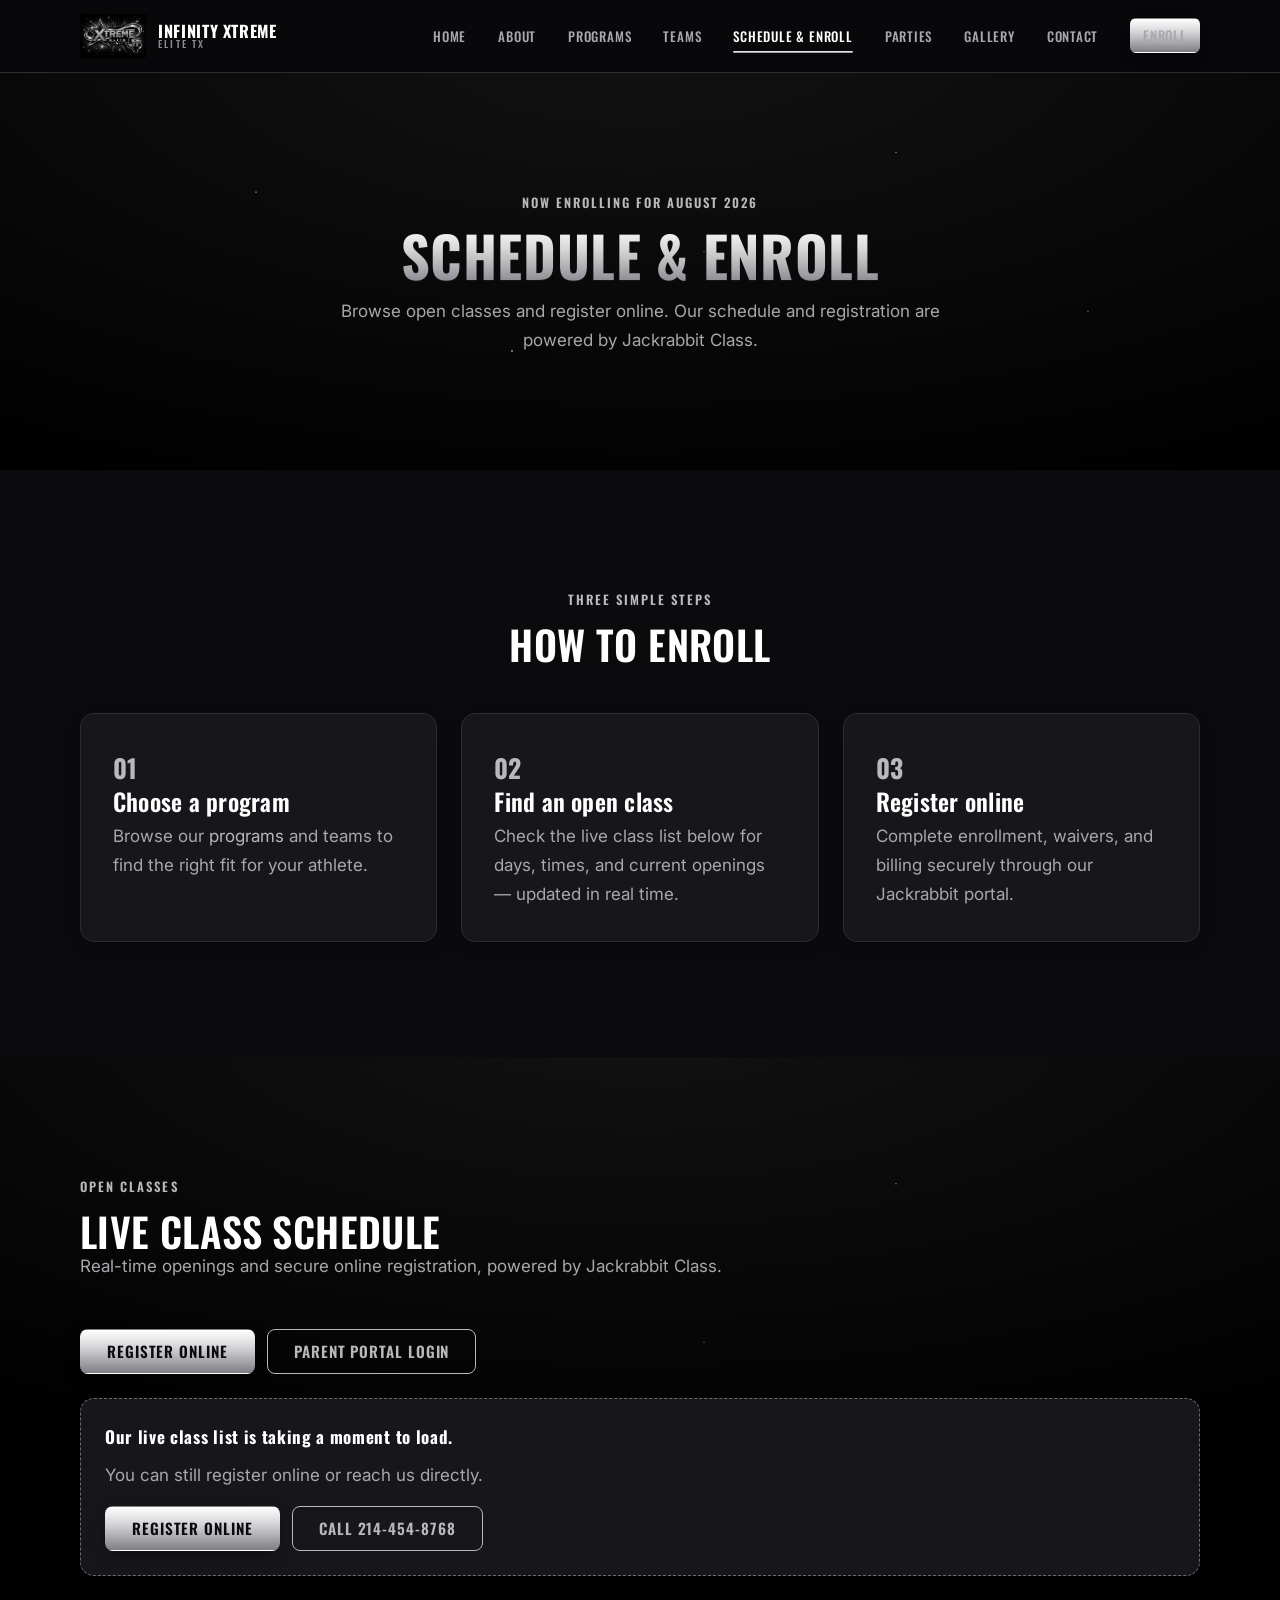
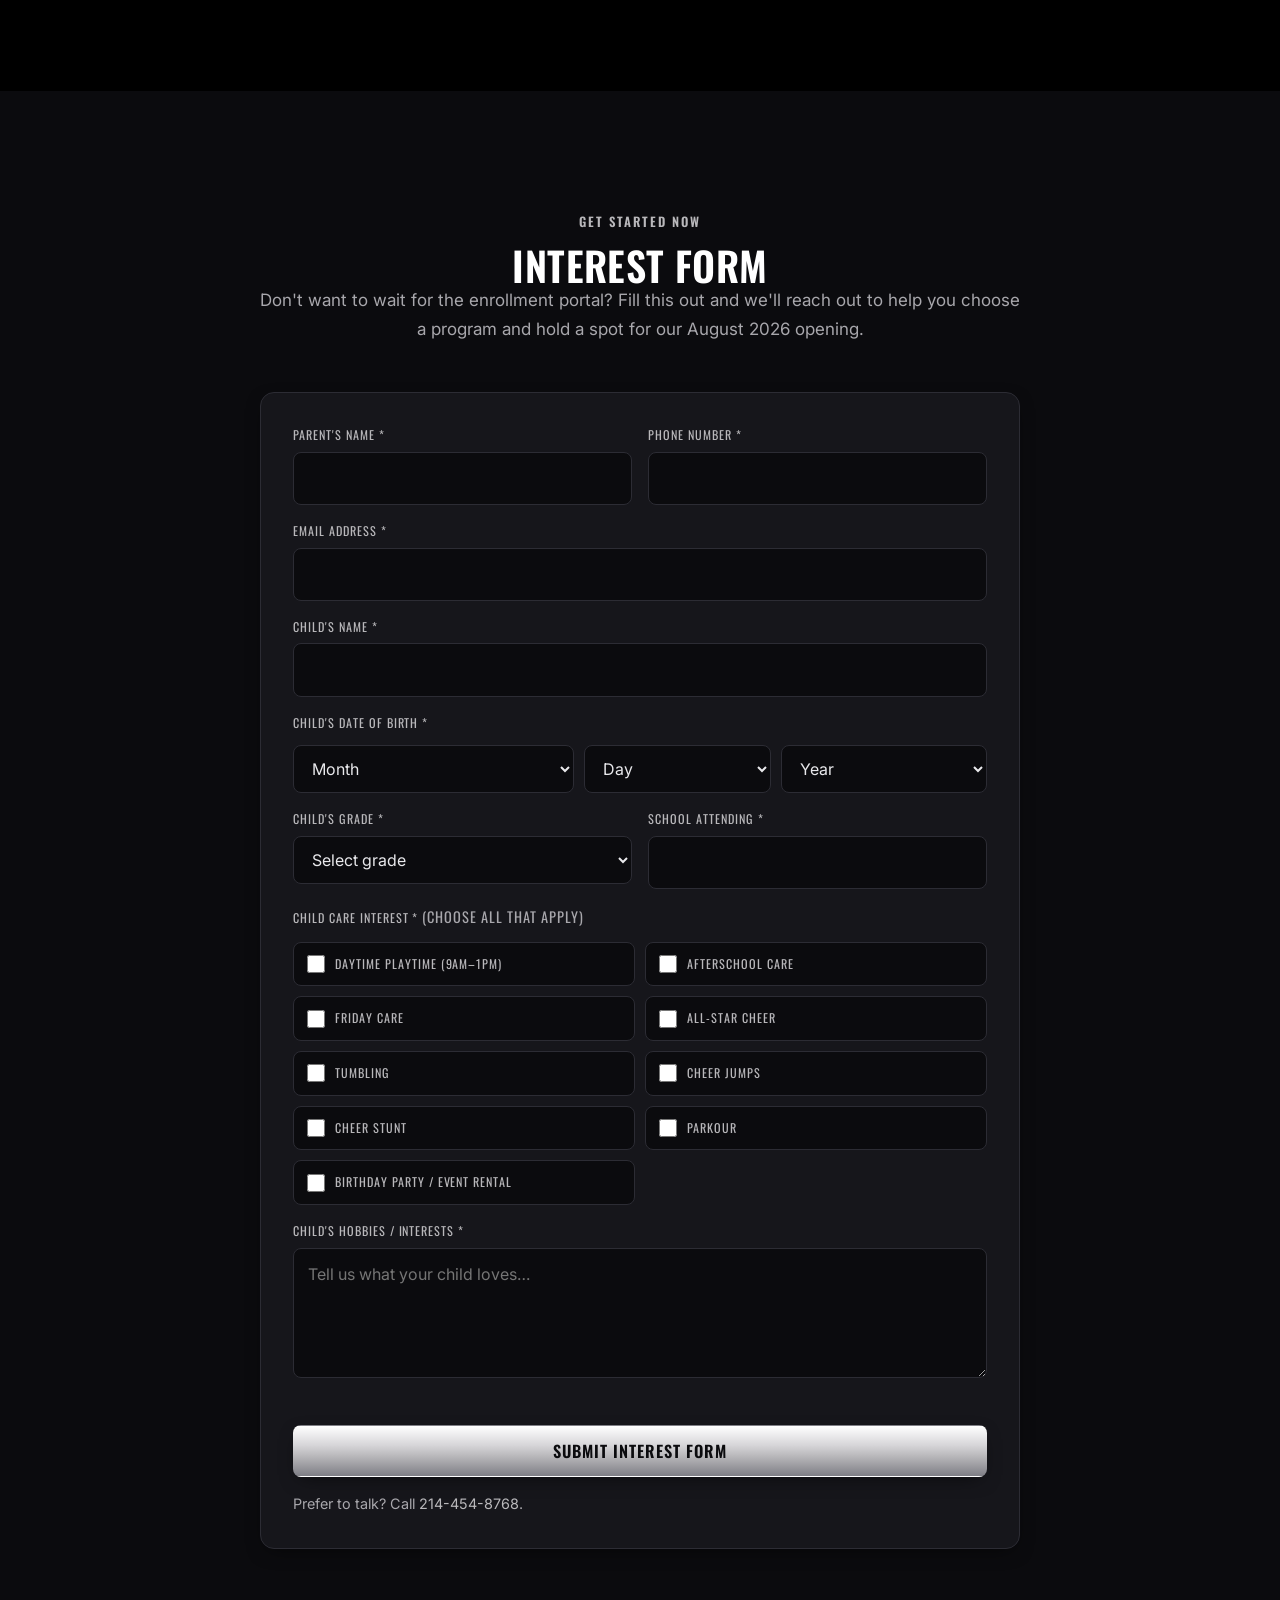
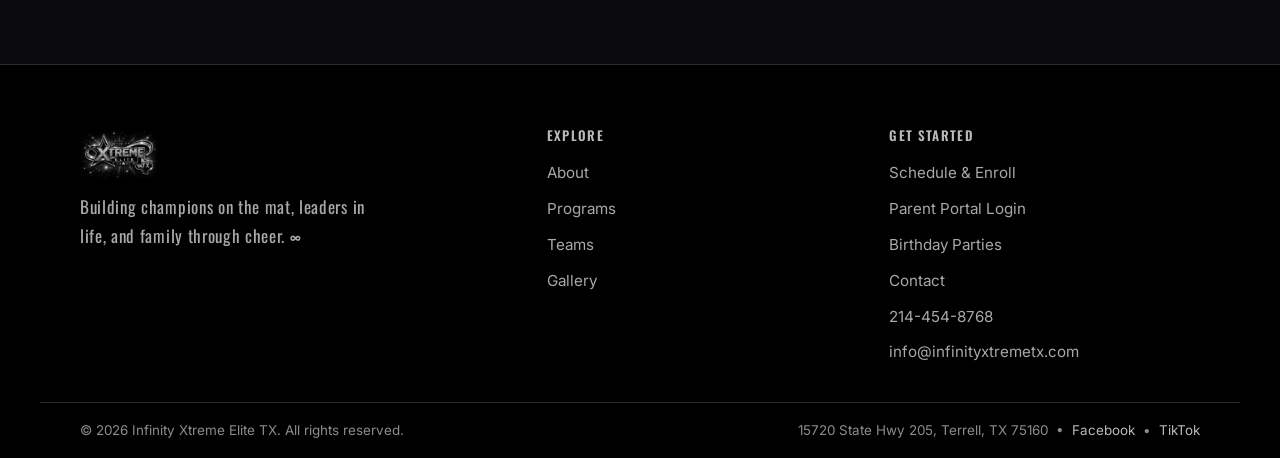
<file: schedule.html>
<!DOCTYPE html>
<html lang="en">
<head>
  <meta charset="UTF-8" />
  <meta name="viewport" content="width=device-width, initial-scale=1" />
  <title>Schedule &amp; Enroll | Infinity Xtreme Elite TX</title>
  <meta name="description" content="View class schedules and enroll at Infinity Xtreme Elite TX. Online registration powered by Jackrabbit Class opens July 2026." />
  <link rel="preconnect" href="https://fonts.googleapis.com" />
  <link rel="preconnect" href="https://fonts.gstatic.com" crossorigin />
  <link href="https://fonts.googleapis.com/css2?family=Oswald:wght@400;500;600;700&family=Inter:wght@400;500;600&display=swap" rel="stylesheet" />
  <link rel="stylesheet" href="assets/css/styles.css?v=20260723" />
  <link rel="icon" href="assets/logos/gym-main-logo.png" />
</head>
<body data-page="schedule">
  <header class="site-header">
    <div class="container nav">
      <a class="brand" href="index.html" aria-label="Infinity Xtreme Elite TX home">
        <img src="assets/logos/gym-main-logo.png" alt="Infinity Xtreme Elite TX logo" />
        <span class="brand-name">Infinity Xtreme<span>Elite TX</span></span>
      </a>
      <button class="nav-toggle" aria-label="Menu" aria-controls="nav-links" aria-expanded="false"><span></span><span></span><span></span></button>
      <nav class="nav-links" id="nav-links" aria-label="Primary">
        <a href="index.html" data-nav="home">Home</a>
        <a href="about.html" data-nav="about">About</a>
        <a href="programs.html" data-nav="programs">Programs</a>
        <a href="teams.html" data-nav="teams">Teams</a>
        <a href="schedule.html" data-nav="schedule">Schedule &amp; Enroll</a>
        <a href="parties.html" data-nav="parties">Parties</a>
        <a href="gallery.html" data-nav="gallery">Gallery</a>
        <a href="contact.html" data-nav="contact">Contact</a>
        <span class="nav-cta"><a class="btn btn--primary" href="https://app.jackrabbitclass.com/regv2.asp?id=558575" target="_blank" rel="noopener">Enroll</a></span>
      </nav>
    </div>
  </header>

  <main>
    <section class="page-banner starfield">
      <div class="container">
        <span class="eyebrow">Now Enrolling for August 2026</span>
        <h1 class="chrome-text">Schedule &amp; Enroll</h1>
        <p>Browse open classes and register online. Our schedule and registration are powered by Jackrabbit Class.</p>
      </div>
    </section>

    <!-- HOW TO ENROLL -->
    <section class="section">
      <div class="container">
        <div class="section-head center"><span class="eyebrow">Three Simple Steps</span><h2>How to enroll</h2></div>
        <div class="grid grid-3">
          <article class="card"><div class="price" style="margin-top:0;">01</div><h3>Choose a program</h3><p>Browse our <a href="programs.html">programs</a> and teams to find the right fit for your athlete.</p></article>
          <article class="card"><div class="price" style="margin-top:0;">02</div><h3>Find an open class</h3><p>Check the live class list below for days, times, and current openings — updated in real time.</p></article>
          <article class="card"><div class="price" style="margin-top:0;">03</div><h3>Register online</h3><p>Complete enrollment, waivers, and billing securely through our Jackrabbit portal.</p></article>
        </div>
      </div>
    </section>

    <!-- LIVE CLASS LISTINGS (Jackrabbit, live — see assets/js/jackrabbit.js, Org ID 558575) -->
    <section class="section starfield">
      <div class="container">
        <div class="section-head"><span class="eyebrow">Open Classes</span><h2>Live class schedule</h2><p class="muted">Real-time openings and secure online registration, powered by Jackrabbit Class.</p></div>

        <div class="jr-actions">
          <a class="btn btn--primary" href="https://app.jackrabbitclass.com/regv2.asp?id=558575" target="_blank" rel="noopener">Register Online</a>
          <a class="btn btn--secondary" href="https://app.jackrabbitclass.com/portal/ppLogin.asp?id=558575" target="_blank" rel="noopener">Parent Portal Login</a>
        </div>

        <!-- Jackrabbit live class table renders here. -->
        <div id="jackrabbit-classes" aria-live="polite">
          <p class="muted">Loading class schedule…</p>
        </div>
      </div>
    </section>

    <!-- INTEREST FORM (posts to the gym's Google Form) -->
    <section class="section">
      <div class="container">
        <div class="section-head center">
          <span class="eyebrow">Get Started Now</span>
          <h2>Interest Form</h2>
          <p class="muted">Don't want to wait for the enrollment portal? Fill this out and we'll reach out to help you choose a program and hold a spot for our August 2026 opening.</p>
        </div>
        <div class="card" style="max-width: 760px; margin-inline: auto;">
          <div class="form-success" hidden>
            <h3>Thank you!</h3>
            <p class="muted">Your interest form was submitted — we'll reach out soon. Prefer to talk now? Call <a href="tel:+12144548768">214-454-8768</a>.</p>
          </div>
          <form class="interest-form form-grid"
                action="https://docs.google.com/forms/d/e/1FAIpQLSeM7C0MjqFfxQXAeSHQumpap35fw2Q_wzcHkPrqSySXAMF7Ag/formResponse"
                method="POST" target="ixtx_sink" aria-label="Child care interest form">
            <div class="field"><label for="p-name">Parent's Name <span class="req">*</span></label><input id="p-name" name="entry.1903632102" type="text" autocomplete="name" required /></div>
            <div class="field"><label for="p-phone">Phone Number <span class="req">*</span></label><input id="p-phone" name="entry.1098857518" type="tel" autocomplete="tel" required /></div>
            <div class="field full"><label for="p-email">Email Address <span class="req">*</span></label><input id="p-email" name="entry.2088446142" type="email" autocomplete="email" required /></div>
            <div class="field full"><label for="c-name">Child's Name <span class="req">*</span></label><input id="c-name" name="entry.134178174" type="text" required /></div>
            <div class="field full">
              <label>Child's Date of Birth <span class="req">*</span></label>
              <div class="dob-grid">
                <select name="entry.1411289452_month" required aria-label="Birth month" data-dob="month"><option value="" disabled selected>Month</option></select>
                <select name="entry.1411289452_day" required aria-label="Birth day" data-dob="day"><option value="" disabled selected>Day</option></select>
                <select name="entry.1411289452_year" required aria-label="Birth year" data-dob="year"><option value="" disabled selected>Year</option></select>
              </div>
            </div>
            <div class="field"><label for="c-grade">Child's Grade <span class="req">*</span></label>
              <select id="c-grade" name="entry.339031264" required>
                <option value="" disabled selected>Select grade</option>
                <option>Not in school yet</option>
                <option>Pre-K</option>
                <option>Kindergarten</option>
                <option>1st Grade</option>
                <option>2nd Grade</option>
                <option>3rd Grade</option>
                <option>4th Grade</option>
                <option>5th Grade</option>
                <option>6th Grade</option>
                <option>7th Grade</option>
                <option>8th Grade</option>
                <option>9th Grade</option>
                <option>10th Grade</option>
                <option>11th Grade</option>
                <option>12th Grade</option>
              </select>
            </div>
            <div class="field"><label for="c-school">School Attending <span class="req">*</span></label><input id="c-school" name="entry.1338480700" type="text" required /></div>
            <div class="field full">
              <label>Child Care Interest <span class="req">*</span> <span class="small muted">(choose all that apply)</span></label>
              <div class="checkbox-grid">
                <label class="checkbox-item"><input type="checkbox" name="entry.2140668153" value="Daytime Playtime (9am - 1pm)" /> Daytime Playtime (9am–1pm)</label>
                <label class="checkbox-item"><input type="checkbox" name="entry.2140668153" value="Afterschool Care" /> Afterschool Care</label>
                <label class="checkbox-item"><input type="checkbox" name="entry.2140668153" value="Friday Care" /> Friday Care</label>
                <label class="checkbox-item"><input type="checkbox" name="entry.2140668153" value="All-Star Cheer" /> All-Star Cheer</label>
                <label class="checkbox-item"><input type="checkbox" name="entry.2140668153" value="Tumbling" /> Tumbling</label>
                <label class="checkbox-item"><input type="checkbox" name="entry.2140668153" value="Cheer Jumps" /> Cheer Jumps</label>
                <label class="checkbox-item"><input type="checkbox" name="entry.2140668153" value="Cheer Stunt" /> Cheer Stunt</label>
                <label class="checkbox-item"><input type="checkbox" name="entry.2140668153" value="Parkour" /> Parkour</label>
                <label class="checkbox-item"><input type="checkbox" name="entry.2140668153" value="Birthday Party/Event Rental" /> Birthday Party / Event Rental</label>
              </div>
            </div>
            <div class="field full"><label for="c-hobbies">Child's Hobbies / Interests <span class="req">*</span></label><textarea id="c-hobbies" name="entry.543896961" required placeholder="Tell us what your child loves…"></textarea></div>
            <div class="field full"><p class="form-error" role="alert"></p></div>
            <div class="field full">
              <button class="btn btn--primary btn--lg" type="submit">Submit Interest Form</button>
              <p class="small mt-2">Prefer to talk? Call <a href="tel:+12144548768">214-454-8768</a>.</p>
            </div>
          </form>
        </div>
      </div>
    </section>
  </main>

  <footer class="site-footer">
    <div class="container footer-grid">
      <div class="footer-brand">
        <img src="assets/logos/gym-main-logo.png" alt="Infinity Xtreme Elite TX logo" />
        <p class="tagline">Building champions on the mat, leaders in life, and family through cheer. &#8734;</p>
      </div>
      <div class="footer-col"><h4>Explore</h4><a href="about.html">About</a><a href="programs.html">Programs</a><a href="teams.html">Teams</a><a href="gallery.html">Gallery</a></div>
      <div class="footer-col"><h4>Get Started</h4><a href="schedule.html">Schedule &amp; Enroll</a><a href="https://app.jackrabbitclass.com/portal/ppLogin.asp?id=558575" target="_blank" rel="noopener">Parent Portal Login</a><a href="parties.html">Birthday Parties</a><a href="contact.html">Contact</a><a href="tel:+12144548768">214-454-8768</a><a href="mailto:info@infinityxtremetx.com">info@infinityxtremetx.com</a></div>
    </div>
    <div class="container footer-bottom">
      <p>&copy; <span id="year">2026</span> Infinity Xtreme Elite TX. All rights reserved.</p>
      <p>15720 State Hwy 205, Terrell, TX 75160 &nbsp;•&nbsp; <a href="https://www.facebook.com/p/Infinity-Xtreme-Elite-TX-61590727559258" target="_blank" rel="noopener">Facebook</a> &nbsp;&#8226;&nbsp; <a href="https://www.tiktok.com/@ixtx26" target="_blank" rel="noopener">TikTok</a></p>
    </div>
  </footer>

  <script src="assets/js/main.js?v=20260719"></script>
  <script src="assets/js/jackrabbit.js?v=20260723"></script>
  <script src="assets/js/interest-form.js?v=20260719"></script>
</body>
</html>
</file>
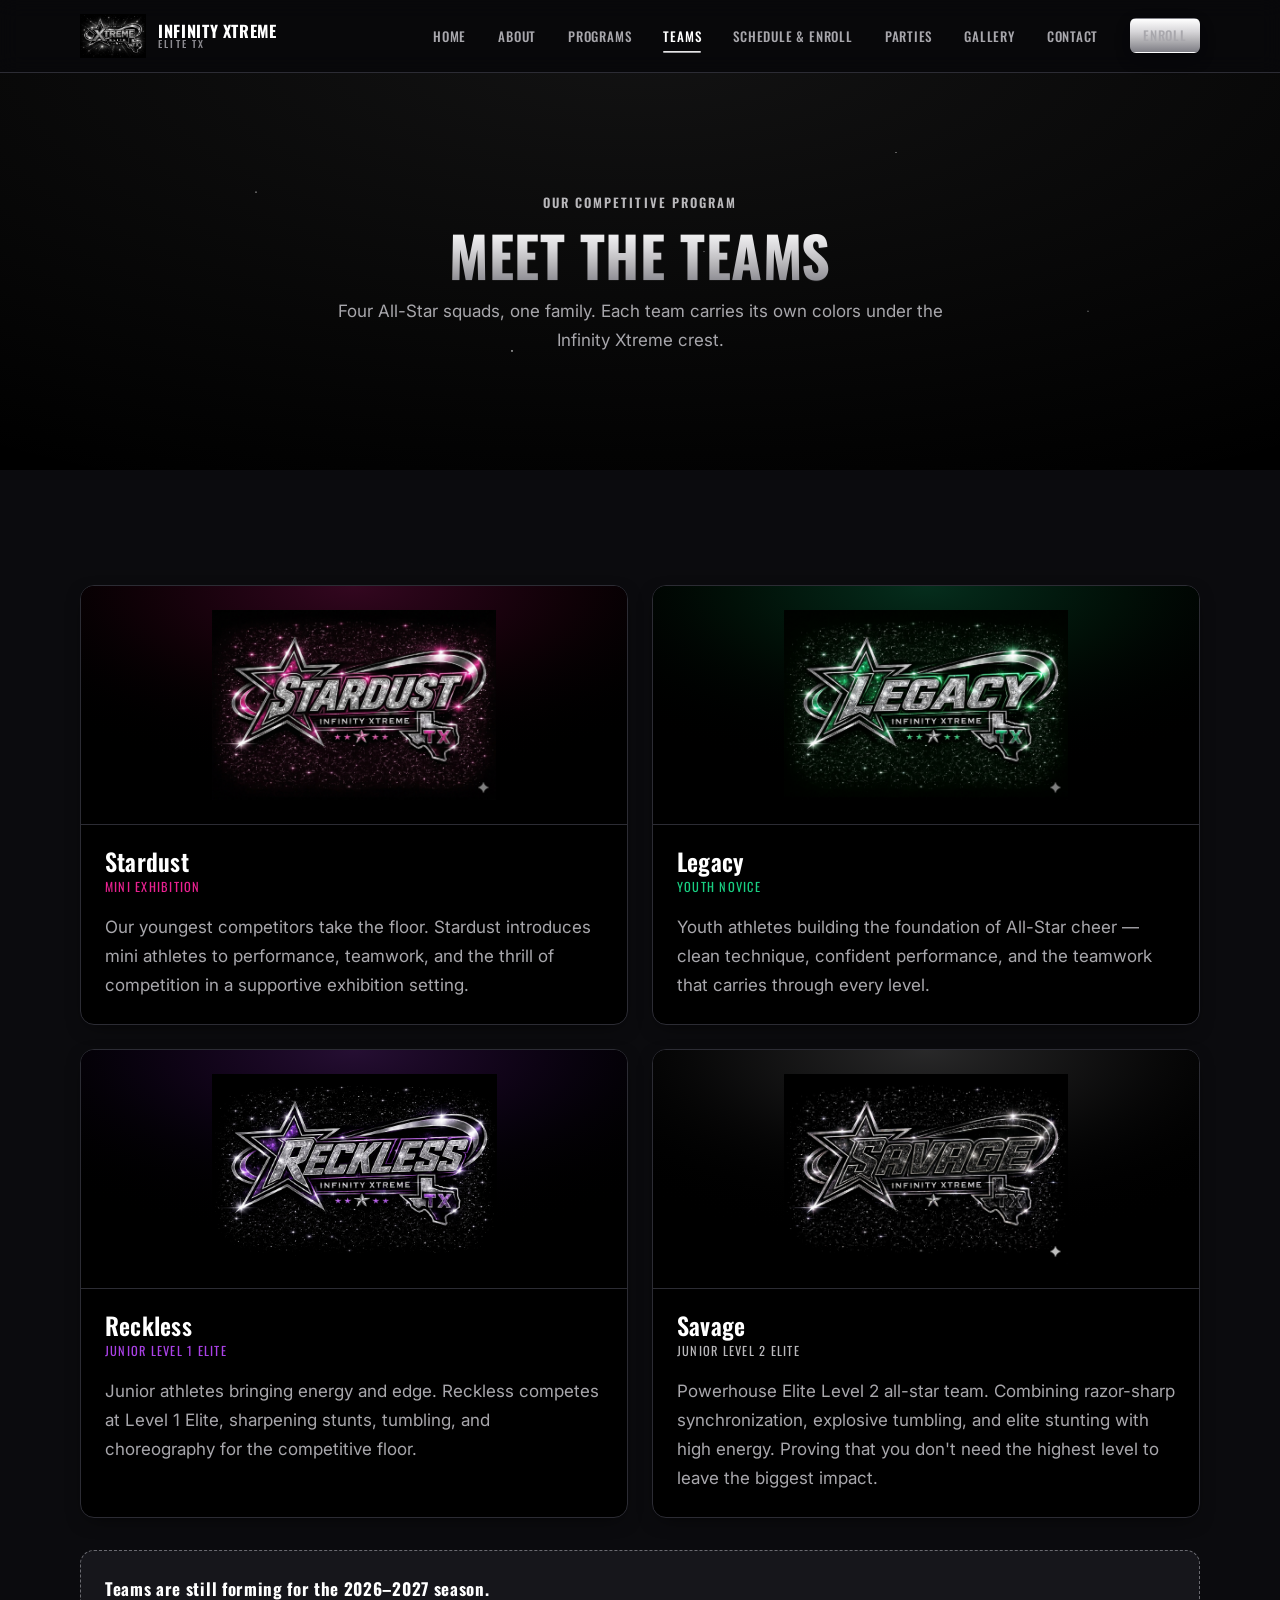
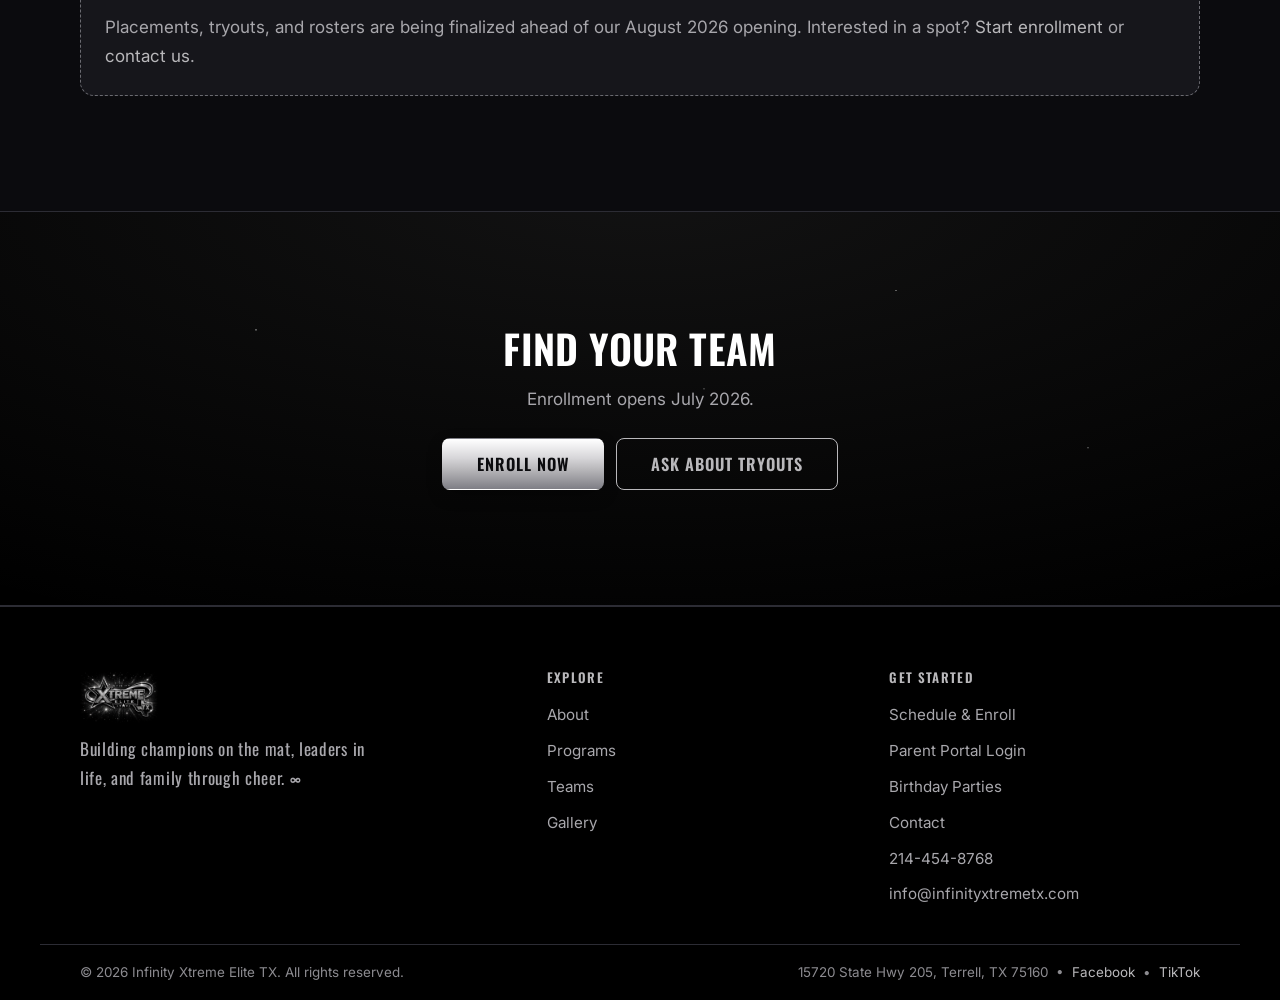
<file: teams.html>
<!DOCTYPE html>
<html lang="en">
<head>
  <meta charset="UTF-8" />
  <meta name="viewport" content="width=device-width, initial-scale=1" />
  <title>Teams | Infinity Xtreme Elite TX</title>
  <meta name="description" content="Meet the competitive All-Star teams of Infinity Xtreme Elite TX: Stardust, Legacy, Reckless, and Savage." />
  <link rel="preconnect" href="https://fonts.googleapis.com" />
  <link rel="preconnect" href="https://fonts.gstatic.com" crossorigin />
  <link href="https://fonts.googleapis.com/css2?family=Oswald:wght@400;500;600;700&family=Inter:wght@400;500;600&display=swap" rel="stylesheet" />
  <link rel="stylesheet" href="assets/css/styles.css?v=20260723" />
  <link rel="icon" href="assets/logos/gym-main-logo.png" />
</head>
<body data-page="teams">
  <header class="site-header">
    <div class="container nav">
      <a class="brand" href="index.html" aria-label="Infinity Xtreme Elite TX home">
        <img src="assets/logos/gym-main-logo.png" alt="Infinity Xtreme Elite TX logo" />
        <span class="brand-name">Infinity Xtreme<span>Elite TX</span></span>
      </a>
      <button class="nav-toggle" aria-label="Menu" aria-controls="nav-links" aria-expanded="false"><span></span><span></span><span></span></button>
      <nav class="nav-links" id="nav-links" aria-label="Primary">
        <a href="index.html" data-nav="home">Home</a>
        <a href="about.html" data-nav="about">About</a>
        <a href="programs.html" data-nav="programs">Programs</a>
        <a href="teams.html" data-nav="teams">Teams</a>
        <a href="schedule.html" data-nav="schedule">Schedule &amp; Enroll</a>
        <a href="parties.html" data-nav="parties">Parties</a>
        <a href="gallery.html" data-nav="gallery">Gallery</a>
        <a href="contact.html" data-nav="contact">Contact</a>
        <span class="nav-cta"><a class="btn btn--primary" href="https://app.jackrabbitclass.com/regv2.asp?id=558575" target="_blank" rel="noopener">Enroll</a></span>
      </nav>
    </div>
  </header>

  <main>
    <section class="page-banner starfield">
      <div class="container">
        <span class="eyebrow">Our Competitive Program</span>
        <h1 class="chrome-text">Meet the Teams</h1>
        <p>Four All-Star squads, one family. Each team carries its own colors under the Infinity Xtreme crest.</p>
      </div>
    </section>

    <section class="section">
      <div class="container">
        <div class="grid grid-2">

          <article class="team-card" style="--team: var(--stardust);">
            <div class="team-logo"><img src="assets/logos/team-stardust.png" alt="Stardust team logo" /></div>
            <div class="team-body">
              <h3>Stardust</h3>
              <div class="team-div">Mini Exhibition</div>
              <p class="muted mt-4">Our youngest competitors take the floor. Stardust introduces mini athletes to performance, teamwork, and the thrill of competition in a supportive exhibition setting.</p>
            </div>
          </article>

          <article class="team-card" style="--team: var(--legacy);">
            <div class="team-logo"><img src="assets/logos/team-legacy.png" alt="Legacy team logo" /></div>
            <div class="team-body">
              <h3>Legacy</h3>
              <div class="team-div">Youth Novice</div>
              <p class="muted mt-4">Youth athletes building the foundation of All-Star cheer — clean technique, confident performance, and the teamwork that carries through every level.</p>
            </div>
          </article>

          <article class="team-card" style="--team: var(--reckless);">
            <div class="team-logo"><img src="assets/logos/team-reckless.png" alt="Reckless team logo" /></div>
            <div class="team-body">
              <h3>Reckless</h3>
              <div class="team-div">Junior Level 1 Elite</div>
              <p class="muted mt-4">Junior athletes bringing energy and edge. Reckless competes at Level 1 Elite, sharpening stunts, tumbling, and choreography for the competitive floor.</p>
            </div>
          </article>

          <article class="team-card" style="--team: var(--savage);">
            <div class="team-logo"><img src="assets/logos/team-savage.png" alt="Savage team logo" /></div>
            <div class="team-body">
              <h3>Savage</h3>
              <div class="team-div">Junior Level 2 Elite</div>
              <p class="muted mt-4">Powerhouse Elite Level 2 all-star team. Combining razor-sharp synchronization, explosive tumbling, and elite stunting with high energy. Proving that you don't need the highest level to leave the biggest impact.</p>
            </div>
          </article>

        </div>

        <div class="notice mt-6">
          <strong>Teams are still forming for the 2026–2027 season.</strong>
          <p class="muted mt-2">Placements, tryouts, and rosters are being finalized ahead of our August 2026 opening. Interested in a spot? <a href="https://app.jackrabbitclass.com/regv2.asp?id=558575" target="_blank" rel="noopener">Start enrollment</a> or <a href="contact.html">contact us</a>.</p>
        </div>
      </div>
    </section>

    <section class="section cta-band starfield">
      <div class="container">
        <h2>Find your team</h2>
        <p class="muted mt-4">Enrollment opens July 2026.</p>
        <div class="btn-row"><a class="btn btn--primary btn--lg" href="https://app.jackrabbitclass.com/regv2.asp?id=558575" target="_blank" rel="noopener">Enroll Now</a><a class="btn btn--secondary btn--lg" href="contact.html">Ask About Tryouts</a></div>
      </div>
    </section>
  </main>

  <footer class="site-footer">
    <div class="container footer-grid">
      <div class="footer-brand">
        <img src="assets/logos/gym-main-logo.png" alt="Infinity Xtreme Elite TX logo" />
        <p class="tagline">Building champions on the mat, leaders in life, and family through cheer. &#8734;</p>
      </div>
      <div class="footer-col"><h4>Explore</h4><a href="about.html">About</a><a href="programs.html">Programs</a><a href="teams.html">Teams</a><a href="gallery.html">Gallery</a></div>
      <div class="footer-col"><h4>Get Started</h4><a href="schedule.html">Schedule &amp; Enroll</a><a href="https://app.jackrabbitclass.com/portal/ppLogin.asp?id=558575" target="_blank" rel="noopener">Parent Portal Login</a><a href="parties.html">Birthday Parties</a><a href="contact.html">Contact</a><a href="tel:+12144548768">214-454-8768</a><a href="mailto:info@infinityxtremetx.com">info@infinityxtremetx.com</a></div>
    </div>
    <div class="container footer-bottom">
      <p>&copy; <span id="year">2026</span> Infinity Xtreme Elite TX. All rights reserved.</p>
      <p>15720 State Hwy 205, Terrell, TX 75160 &nbsp;•&nbsp; <a href="https://www.facebook.com/p/Infinity-Xtreme-Elite-TX-61590727559258" target="_blank" rel="noopener">Facebook</a> &nbsp;&#8226;&nbsp; <a href="https://www.tiktok.com/@ixtx26" target="_blank" rel="noopener">TikTok</a></p>
    </div>
  </footer>

  <script src="assets/js/main.js?v=20260719"></script>
</body>
</html>
</file>
<file: assets/css/styles.css>
/* =====================================================================
   Infinity Xtreme Elite TX — global stylesheet
   All design tokens come from BRAND-KIT.md (derived from assets/logos/).
   Edit tokens here; do not hard-code colors in page HTML.
   ===================================================================== */

/* ---------- Design tokens ---------- */
:root {
  /* Core neutrals (gym mark: black + chrome silver) */
  --black: #000000;
  --ink: #0B0B0E;
  --panel: #16161B;
  --panel-2: #1F1F26;
  --line: #2C2C34;
  --silver: #B9B8BB;
  --silver-dim: #8C8B90;
  --chrome-hi: #FFFFFF;
  --text: #E9E9EC;
  --text-dim: #A8A7AC;

  /* Chrome / foil gradient (brushed-metal lettering) */
  --grad-chrome: linear-gradient(180deg, #FFFFFF 0%, #D7D6D9 38%, #B9B8BB 60%, #7E7E85 100%);

  /* Team accents (Teams page only) */
  --stardust: #EA2191;  --stardust-deep: #6F073A;
  --legacy:   #19CF82;  --legacy-deep:   #005B2C;
  --reckless: #AA41E7;  --reckless-deep: #390667;
  --savage:   #B9B8BB;  --savage-deep:   #000000;

  /* Per-page accent (defaults to house silver; team pages override) */
  --accent: var(--silver);
  --accent-deep: #3a3a42;

  /* Typography */
  --font-display: "Oswald", "Arial Narrow", system-ui, sans-serif;
  --font-body: "Inter", system-ui, -apple-system, "Segoe UI", Roboto, Helvetica, Arial, sans-serif;

  /* Spacing scale (8px base) */
  --sp-1: 4px;  --sp-2: 8px;  --sp-3: 12px; --sp-4: 16px; --sp-5: 24px;
  --sp-6: 32px; --sp-7: 48px; --sp-8: 64px; --sp-9: 96px; --sp-10: 128px;

  /* Shape */
  --r-card: 14px;
  --r-btn: 8px;
  --container: 1200px;
  --gutter: clamp(16px, 5vw, 40px);
  --section-y: clamp(56px, 9vw, 128px);

  --shadow: 0 18px 50px -12px rgba(0,0,0,.75);
  --shadow-sm: 0 6px 20px -8px rgba(0,0,0,.7);
  --ring: 0 0 0 2px rgba(185,184,187,.35);
}

/* ---------- Reset ---------- */
*, *::before, *::after { box-sizing: border-box; }
* { margin: 0; }
html { -webkit-text-size-adjust: 100%; scroll-behavior: smooth; }
body {
  font-family: var(--font-body);
  color: var(--text);
  background: var(--ink);
  line-height: 1.7;
  font-size: 1.0625rem;
  -webkit-font-smoothing: antialiased;
  text-rendering: optimizeLegibility;
  overflow-x: hidden;
}
img { max-width: 100%; display: block; height: auto; }
a { color: var(--silver); text-decoration: none; transition: color .18s ease; }
a:hover { color: var(--chrome-hi); }
ul { list-style: none; padding: 0; }

@media (prefers-reduced-motion: reduce) {
  * { animation: none !important; transition: none !important; scroll-behavior: auto !important; }
}

/* ---------- Typography helpers ---------- */
h1, h2, h3, h4 { font-family: var(--font-display); font-weight: 600; line-height: 1.05; letter-spacing: .01em; color: var(--chrome-hi); }
.h-display { font-weight: 700; font-size: clamp(2.75rem, 7vw, 6rem); text-transform: uppercase; letter-spacing: -0.01em; line-height: .98; }
h1, .h1 { font-weight: 700; font-size: clamp(2.25rem, 5vw, 3.5rem); text-transform: uppercase; }
h2, .h2 { font-size: clamp(1.75rem, 3.5vw, 2.5rem); text-transform: uppercase; }
h3, .h3 { font-size: clamp(1.25rem, 2vw, 1.5rem); }
p { color: var(--text); }
.lead { font-size: clamp(1.1rem, 1.6vw, 1.3rem); color: var(--text); }
.muted { color: var(--text-dim); }
.small { font-size: .9rem; color: var(--text-dim); }

.eyebrow {
  font-family: var(--font-display);
  font-weight: 600; font-size: .8rem; text-transform: uppercase;
  letter-spacing: .16em; color: var(--accent);
  display: inline-block; margin-bottom: var(--sp-3);
}
.chrome-text {
  background: var(--grad-chrome);
  -webkit-background-clip: text; background-clip: text;
  color: transparent;
  -webkit-text-fill-color: transparent;
  text-shadow: 0 1px 0 rgba(255,255,255,.05);
}

/* ---------- Layout ---------- */
.container { width: 100%; max-width: var(--container); margin-inline: auto; padding-inline: var(--gutter); }
.section { padding-block: var(--section-y); }
.section--tight { padding-block: clamp(40px, 6vw, 72px); }
.section-head { max-width: 760px; margin-bottom: var(--sp-7); }
.section-head.center { margin-inline: auto; text-align: center; }
.grid { display: grid; gap: var(--sp-5); }
.grid-2 { grid-template-columns: repeat(2, 1fr); }
.grid-3 { grid-template-columns: repeat(3, 1fr); }
.grid-4 { grid-template-columns: repeat(4, 1fr); }
@media (max-width: 900px) { .grid-3, .grid-4 { grid-template-columns: repeat(2, 1fr); } }
@media (max-width: 620px) { .grid-2, .grid-3, .grid-4 { grid-template-columns: 1fr; } }

.divider { height: 1px; background: var(--line); border: 0; }

/* ---------- Star-field backdrop ---------- */
.starfield {
  position: relative;
  background-color: var(--black);
  background-image:
    radial-gradient(1px 1px at 20% 30%, rgba(255,255,255,.9), transparent),
    radial-gradient(1px 1px at 70% 20%, rgba(255,255,255,.7), transparent),
    radial-gradient(1.5px 1.5px at 40% 70%, rgba(255,255,255,.85), transparent),
    radial-gradient(1px 1px at 85% 60%, rgba(255,255,255,.6), transparent),
    radial-gradient(1px 1px at 55% 45%, rgba(255,255,255,.5), transparent),
    radial-gradient(1200px 500px at 50% -10%, rgba(185,184,187,.10), transparent);
}

/* ---------- Buttons ---------- */
.btn {
  --btn-fg: #0B0B0E;
  display: inline-flex; align-items: center; justify-content: center; gap: var(--sp-2);
  font-family: var(--font-display); font-weight: 600; text-transform: uppercase;
  letter-spacing: .06em; font-size: .95rem; line-height: 1;
  padding: 14px 26px; border-radius: var(--r-btn);
  border: 1px solid transparent; cursor: pointer;
  transition: transform .16s ease, box-shadow .2s ease, background .2s ease, color .2s ease, border-color .2s ease;
  will-change: transform;
}
.btn:focus-visible { outline: none; box-shadow: var(--ring); }
.btn--primary { background: var(--grad-chrome); color: var(--btn-fg); box-shadow: var(--shadow-sm); }
.btn--primary:hover { color: #000; transform: translateY(-2px); box-shadow: 0 14px 30px -10px rgba(255,255,255,.25); }
.btn--secondary { background: transparent; color: var(--silver); border-color: var(--silver); }
.btn--secondary:hover { color: var(--chrome-hi); border-color: var(--chrome-hi); transform: translateY(-2px); }
.btn--accent { background: var(--accent); color: #0B0B0E; }
.btn--accent:hover { transform: translateY(-2px); filter: brightness(1.08); }
.btn--lg { padding: 17px 34px; font-size: 1.02rem; }
.btn-row { display: flex; flex-wrap: wrap; gap: var(--sp-3); }

/* ---------- Header / nav ---------- */
.site-header {
  position: sticky; top: 0; z-index: 50;
  background: rgba(8,8,10,.82);
  backdrop-filter: saturate(140%) blur(10px);
  border-bottom: 1px solid var(--line);
}
.nav { display: flex; align-items: center; justify-content: space-between; gap: var(--sp-5); min-height: 72px; }
.brand { display: flex; align-items: center; gap: var(--sp-3); flex-shrink: 0; }
.brand img { height: 44px; width: auto; }
.brand-name { font-family: var(--font-display); font-weight: 700; text-transform: uppercase; letter-spacing: .04em; font-size: 1.02rem; color: var(--chrome-hi); line-height: 1; }
.brand-name span { display: block; font-size: .62rem; letter-spacing: .22em; color: var(--silver-dim); font-weight: 500; }
.nav-links { display: flex; align-items: center; gap: var(--sp-2); }
.nav-links a {
  font-family: var(--font-display); font-weight: 500; text-transform: uppercase;
  letter-spacing: .06em; font-size: .82rem; color: var(--text-dim);
  padding: 10px 12px; border-radius: 6px; position: relative;
}
.nav-links a:hover { color: var(--chrome-hi); }
.nav-links a.active { color: var(--chrome-hi); }
.nav-links a.active::after { content: ""; position: absolute; left: 12px; right: 12px; bottom: 4px; height: 2px; background: var(--grad-chrome); border-radius: 2px; }
.nav-cta { margin-left: var(--sp-3); }
.nav-toggle { display: none; background: none; border: 1px solid var(--line); border-radius: 8px; padding: 8px 10px; cursor: pointer; }
.nav-toggle span { display: block; width: 22px; height: 2px; background: var(--silver); margin: 4px 0; transition: .2s; }

@media (max-width: 940px) {
  .nav-toggle { display: block; }
  .nav-links {
    position: fixed; inset: 72px 0 auto 0; flex-direction: column; align-items: stretch;
    gap: 0; background: var(--ink); border-bottom: 1px solid var(--line);
    padding: var(--sp-3) var(--gutter) var(--sp-5); transform: translateY(-120%);
    transition: transform .25s ease; box-shadow: var(--shadow);
  }
  .nav-links.open { transform: translateY(0); }
  .nav-links a { padding: 14px 8px; font-size: .95rem; border-bottom: 1px solid var(--line); }
  .nav-links a.active::after { display: none; }
  .nav-cta { margin: var(--sp-3) 0 0; }
  .nav-cta .btn { width: 100%; }
}

/* ---------- Hero ---------- */
.hero { position: relative; overflow: hidden; }
.hero .container { position: relative; z-index: 2; padding-block: clamp(72px, 12vw, 168px); }
.hero-inner { max-width: 820px; }
.hero .lead { margin-top: var(--sp-4); max-width: 620px; color: var(--text); }
.hero .btn-row { margin-top: var(--sp-6); }
.hero-meta { margin-top: var(--sp-6); display: flex; flex-wrap: wrap; gap: var(--sp-5); color: var(--silver-dim); font-family: var(--font-display); text-transform: uppercase; letter-spacing: .1em; font-size: .78rem; }
.hero-meta strong { color: var(--silver); font-weight: 600; }

/* ---------- Cards ---------- */
.card {
  background: var(--panel); border: 1px solid var(--line); border-radius: var(--r-card);
  padding: var(--sp-6); box-shadow: var(--shadow-sm);
  transition: transform .2s ease, border-color .2s ease, background .2s ease;
}
.card:hover { transform: translateY(-4px); border-color: color-mix(in srgb, var(--accent) 55%, var(--line)); background: var(--panel-2); }
.card h3 { margin-bottom: var(--sp-2); color: var(--chrome-hi); }
.card p { color: var(--text-dim); }
.card .price { font-family: var(--font-display); font-weight: 700; color: var(--accent); font-size: 1.6rem; margin-top: var(--sp-3); }
.card .price small { font-size: .8rem; color: var(--silver-dim); font-weight: 500; letter-spacing: .04em; }
.card-tag { display: inline-block; font-family: var(--font-display); text-transform: uppercase; letter-spacing: .1em; font-size: .7rem; color: var(--accent); border: 1px solid color-mix(in srgb, var(--accent) 40%, var(--line)); border-radius: 999px; padding: 4px 12px; margin-bottom: var(--sp-3); }
.card--link { cursor: pointer; }

/* Stat strip */
.stats { display: grid; grid-template-columns: repeat(4,1fr); gap: var(--sp-4); }
@media (max-width: 720px){ .stats { grid-template-columns: repeat(2,1fr); } }
.stat { text-align: center; padding: var(--sp-5) var(--sp-3); border: 1px solid var(--line); border-radius: var(--r-card); background: var(--panel); }
.stat b { display: block; font-family: var(--font-display); font-weight: 700; font-size: clamp(1.7rem, 3.5vw, 2.6rem); color: var(--chrome-hi); }
.stat span { font-size: .82rem; text-transform: uppercase; letter-spacing: .12em; color: var(--silver-dim); font-family: var(--font-display); }

/* Feature split */
.split { display: grid; grid-template-columns: 1.1fr .9fr; gap: clamp(24px,5vw,72px); align-items: center; }
@media (max-width: 860px){ .split { grid-template-columns: 1fr; } }
.split.reverse .split-media { order: -1; }
.split-media { border-radius: var(--r-card); overflow: hidden; border: 1px solid var(--line); background: var(--black); }

/* ---------- Page banner (interior hero) ---------- */
.page-banner { text-align: center; }
.page-banner .container { padding-block: clamp(56px, 9vw, 120px); position: relative; z-index: 2; }
.page-banner p { max-width: 620px; margin: var(--sp-3) auto 0; color: var(--text-dim); }

/* ---------- Team cards ---------- */
.team-card { position: relative; border-radius: var(--r-card); overflow: hidden; border: 1px solid var(--line); background: var(--black); box-shadow: var(--shadow-sm); transition: transform .2s ease, border-color .2s ease; }
.team-card:hover { transform: translateY(-4px); border-color: var(--team, var(--silver)); }
.team-card .team-logo { padding: var(--sp-5); background:
  radial-gradient(120% 120% at 50% 0%, color-mix(in srgb, var(--team,#333) 22%, #000) 0%, #000 70%); }
.team-card .team-logo img { margin-inline: auto; max-height: 190px; width: auto; }
.team-card .team-body { padding: var(--sp-5); border-top: 1px solid var(--line); }
.team-card .team-body h3 { color: var(--chrome-hi); }
.team-card .team-div { font-family: var(--font-display); text-transform: uppercase; letter-spacing: .1em; font-size: .78rem; color: var(--team, var(--silver)); margin-top: 2px; }

/* ---------- Table ---------- */
.table-wrap { overflow-x: auto; border: 1px solid var(--line); border-radius: var(--r-card); }
table.pricing { width: 100%; border-collapse: collapse; min-width: 560px; }
table.pricing th, table.pricing td { text-align: left; padding: 16px 20px; border-bottom: 1px solid var(--line); }
table.pricing thead th { font-family: var(--font-display); text-transform: uppercase; letter-spacing: .08em; font-size: .82rem; color: var(--silver); background: var(--panel); }
table.pricing tbody tr:hover { background: var(--panel); }
table.pricing td.price-col { font-family: var(--font-display); font-weight: 600; color: var(--accent); white-space: nowrap; }

/* ---------- Notice / stub banner ---------- */
.notice { border: 1px dashed color-mix(in srgb, var(--silver) 45%, var(--line)); background: var(--panel); border-radius: var(--r-card); padding: var(--sp-5); }
.notice strong { color: var(--chrome-hi); font-family: var(--font-display); letter-spacing: .04em; }

/* ---------- Gallery ---------- */
.gallery-grid { display: grid; grid-template-columns: repeat(3,1fr); gap: var(--sp-3); }
@media (max-width: 760px){ .gallery-grid { grid-template-columns: repeat(2,1fr); } }
.gallery-item { position: relative; aspect-ratio: 4/3; border-radius: var(--r-card); overflow: hidden; border: 1px solid var(--line); background: var(--black); display: grid; place-items: center; }
.gallery-item img { width: 100%; height: 100%; object-fit: contain; padding: 10%; }
.gallery-item.placeholder { color: var(--silver-dim); font-family: var(--font-display); text-transform: uppercase; letter-spacing: .12em; font-size: .8rem; background:
  repeating-linear-gradient(135deg, #0f0f14 0 12px, #101017 12px 24px); }

/* ---------- Forms ---------- */
.form-grid { display: grid; grid-template-columns: 1fr 1fr; gap: var(--sp-4); }
@media (max-width: 620px){ .form-grid { grid-template-columns: 1fr; } }
.field { display: flex; flex-direction: column; gap: 6px; }
.field.full { grid-column: 1 / -1; }
.field label { font-family: var(--font-display); text-transform: uppercase; letter-spacing: .08em; font-size: .76rem; color: var(--silver); }
.field input, .field textarea, .field select {
  background: var(--ink); border: 1px solid var(--line); border-radius: var(--r-btn);
  color: var(--text); padding: 12px 14px; font: inherit; font-size: 1rem;
  transition: border-color .18s ease, box-shadow .18s ease;
}
.field input:focus, .field textarea:focus, .field select:focus { outline: none; border-color: var(--silver); box-shadow: var(--ring); }
.field textarea { min-height: 130px; resize: vertical; }

/* ---------- Contact info ---------- */
.info-list { display: grid; gap: var(--sp-4); }
.info-list li { display: flex; gap: var(--sp-3); align-items: flex-start; }
.info-list .k { font-family: var(--font-display); text-transform: uppercase; letter-spacing: .08em; font-size: .78rem; color: var(--silver-dim); min-width: 84px; padding-top: 2px; }
.info-list .v { color: var(--text); }
.map-embed { border: 1px solid var(--line); border-radius: var(--r-card); overflow: hidden; }
.map-embed iframe { width: 100%; height: 340px; border: 0; display: block; filter: grayscale(.3) contrast(1.05); }

/* ---------- CTA band ---------- */
.cta-band { text-align: center; border-top: 1px solid var(--line); border-bottom: 1px solid var(--line); }
.cta-band .btn-row { justify-content: center; margin-top: var(--sp-5); }

/* ---------- Footer ---------- */
.site-footer { background: var(--black); border-top: 1px solid var(--line); }
.footer-grid { display: grid; grid-template-columns: 1.4fr 1fr 1fr; gap: var(--sp-6); padding-block: var(--sp-8) var(--sp-6); }
@media (max-width: 780px){ .footer-grid { grid-template-columns: 1fr 1fr; } }
@media (max-width: 480px){ .footer-grid { grid-template-columns: 1fr; } }
.footer-brand img { height: 52px; margin-bottom: var(--sp-3); }
.footer-brand p { color: var(--text-dim); max-width: 34ch; }
.footer-col h4 { font-family: var(--font-display); text-transform: uppercase; letter-spacing: .1em; font-size: .82rem; color: var(--silver); margin-bottom: var(--sp-3); }
.footer-col a { display: block; color: var(--text-dim); padding: 5px 0; font-size: .95rem; }
.footer-col a:hover { color: var(--chrome-hi); }
.footer-bottom { border-top: 1px solid var(--line); padding-block: var(--sp-4); display: flex; flex-wrap: wrap; gap: var(--sp-3); justify-content: space-between; align-items: center; }
.footer-bottom p { color: var(--silver-dim); font-size: .84rem; }
.tagline { font-family: var(--font-display); color: var(--silver); letter-spacing: .04em; }

/* ---------- Utilities ---------- */
.text-center { text-align: center; }
.mt-2 { margin-top: var(--sp-2); } .mt-4 { margin-top: var(--sp-4); } .mt-6 { margin-top: var(--sp-6); }
.stack > * + * { margin-top: var(--sp-4); }
.badge-soft { display:inline-block; font-family: var(--font-display); text-transform: uppercase; letter-spacing:.12em; font-size:.72rem; color: var(--silver); border:1px solid var(--line); border-radius:999px; padding:5px 14px; }
.visually-hidden { position:absolute; width:1px; height:1px; overflow:hidden; clip:rect(0 0 0 0); }

/* ---------- Interest form (posts to Google Form) ---------- */
.checkbox-grid { display: grid; grid-template-columns: repeat(2, 1fr); gap: 10px; margin-top: 6px; }
@media (max-width: 520px){ .checkbox-grid { grid-template-columns: 1fr; } }
.checkbox-item {
  display: flex; align-items: center; gap: 10px;
  background: var(--ink); border: 1px solid var(--line); border-radius: var(--r-btn);
  padding: 11px 13px; cursor: pointer; font-size: .95rem; color: var(--text);
  transition: border-color .15s ease, background .15s ease;
}
.checkbox-item:hover { border-color: var(--silver); }
.checkbox-item.checked { border-color: var(--silver); background: var(--panel-2); }
.checkbox-item input { width: 18px; height: 18px; accent-color: var(--silver); flex: none; }
.field .req { color: var(--silver); }
.form-error { color: #ff8f8f; font-size: .9rem; min-height: 1.1em; }
.form-success {
  border: 1px solid color-mix(in srgb, var(--legacy) 55%, var(--line));
  background: color-mix(in srgb, var(--legacy) 12%, var(--panel));
  border-radius: var(--r-card); padding: var(--sp-6);
}
.form-success h3 { color: var(--chrome-hi); margin-bottom: var(--sp-2); }
.ixtx-sink { display: none; }
.dob-grid { display: grid; grid-template-columns: 1.5fr 1fr 1.1fr; gap: 10px; margin-top: 6px; }
@media (max-width: 400px){ .dob-grid { grid-template-columns: 1fr; } }

/* ---------- Jackrabbit live class listings ---------- */
.jr-actions { display: flex; flex-wrap: wrap; gap: var(--sp-3); margin-bottom: var(--sp-5); }
.btn--sm { padding: 9px 16px; font-size: .82rem; }
table.pricing td .btn--sm { white-space: nowrap; }
.jr-cat { display: block; font-family: var(--font-display); text-transform: uppercase; letter-spacing: .1em; font-size: .68rem; color: var(--silver-dim); margin-top: 3px; }
.jr-open { font-family: var(--font-display); font-weight: 600; color: var(--legacy); white-space: nowrap; }
.jr-wait { font-family: var(--font-display); color: var(--silver-dim); white-space: nowrap; }

/* ---------- Social video embed (TikTok/Facebook) ---------- */
.video-embed { display: flex; justify-content: center; margin-block: var(--sp-2) var(--sp-5); }
.video-embed .promo-video {
  width: 100%; max-width: 360px; aspect-ratio: 9 / 16; height: auto;
  display: block; margin: 0 auto; border-radius: var(--r-card);
  border: 1px solid var(--line); background: #000; box-shadow: var(--shadow);
}
</file>
